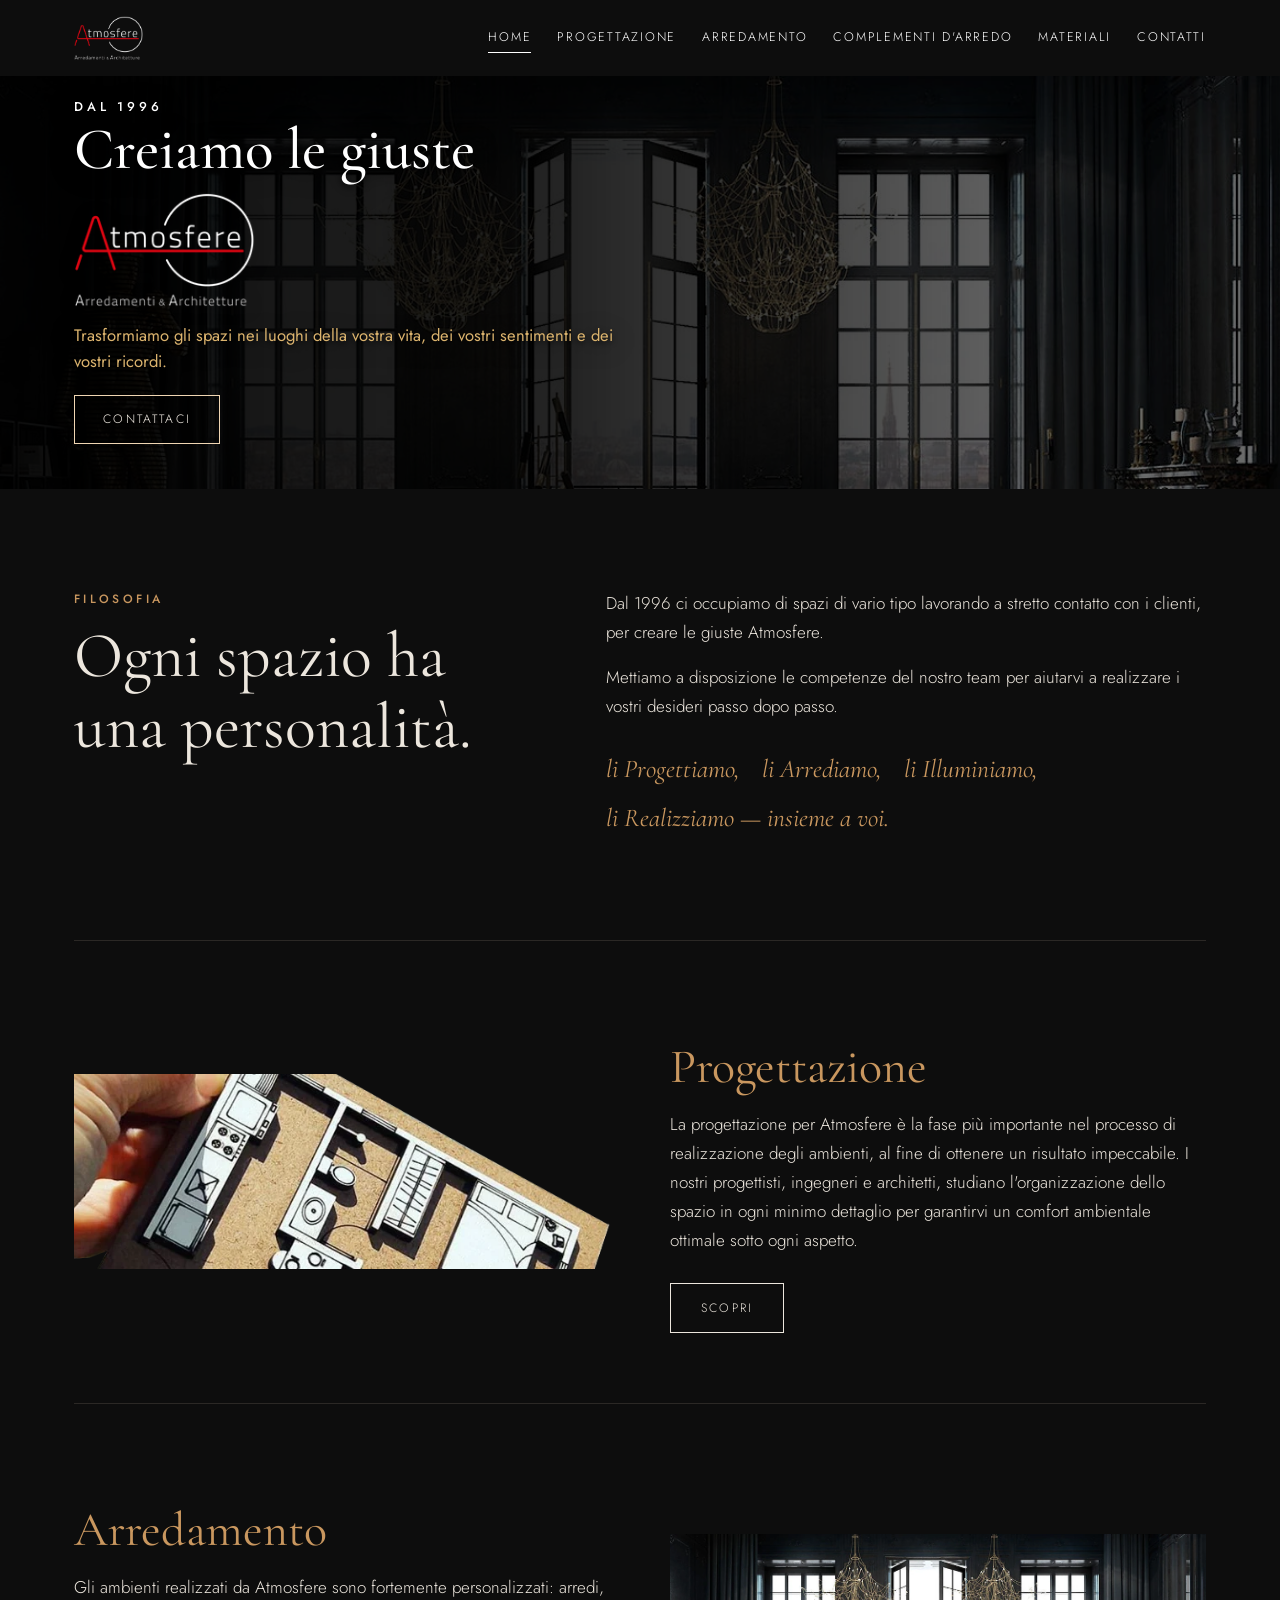
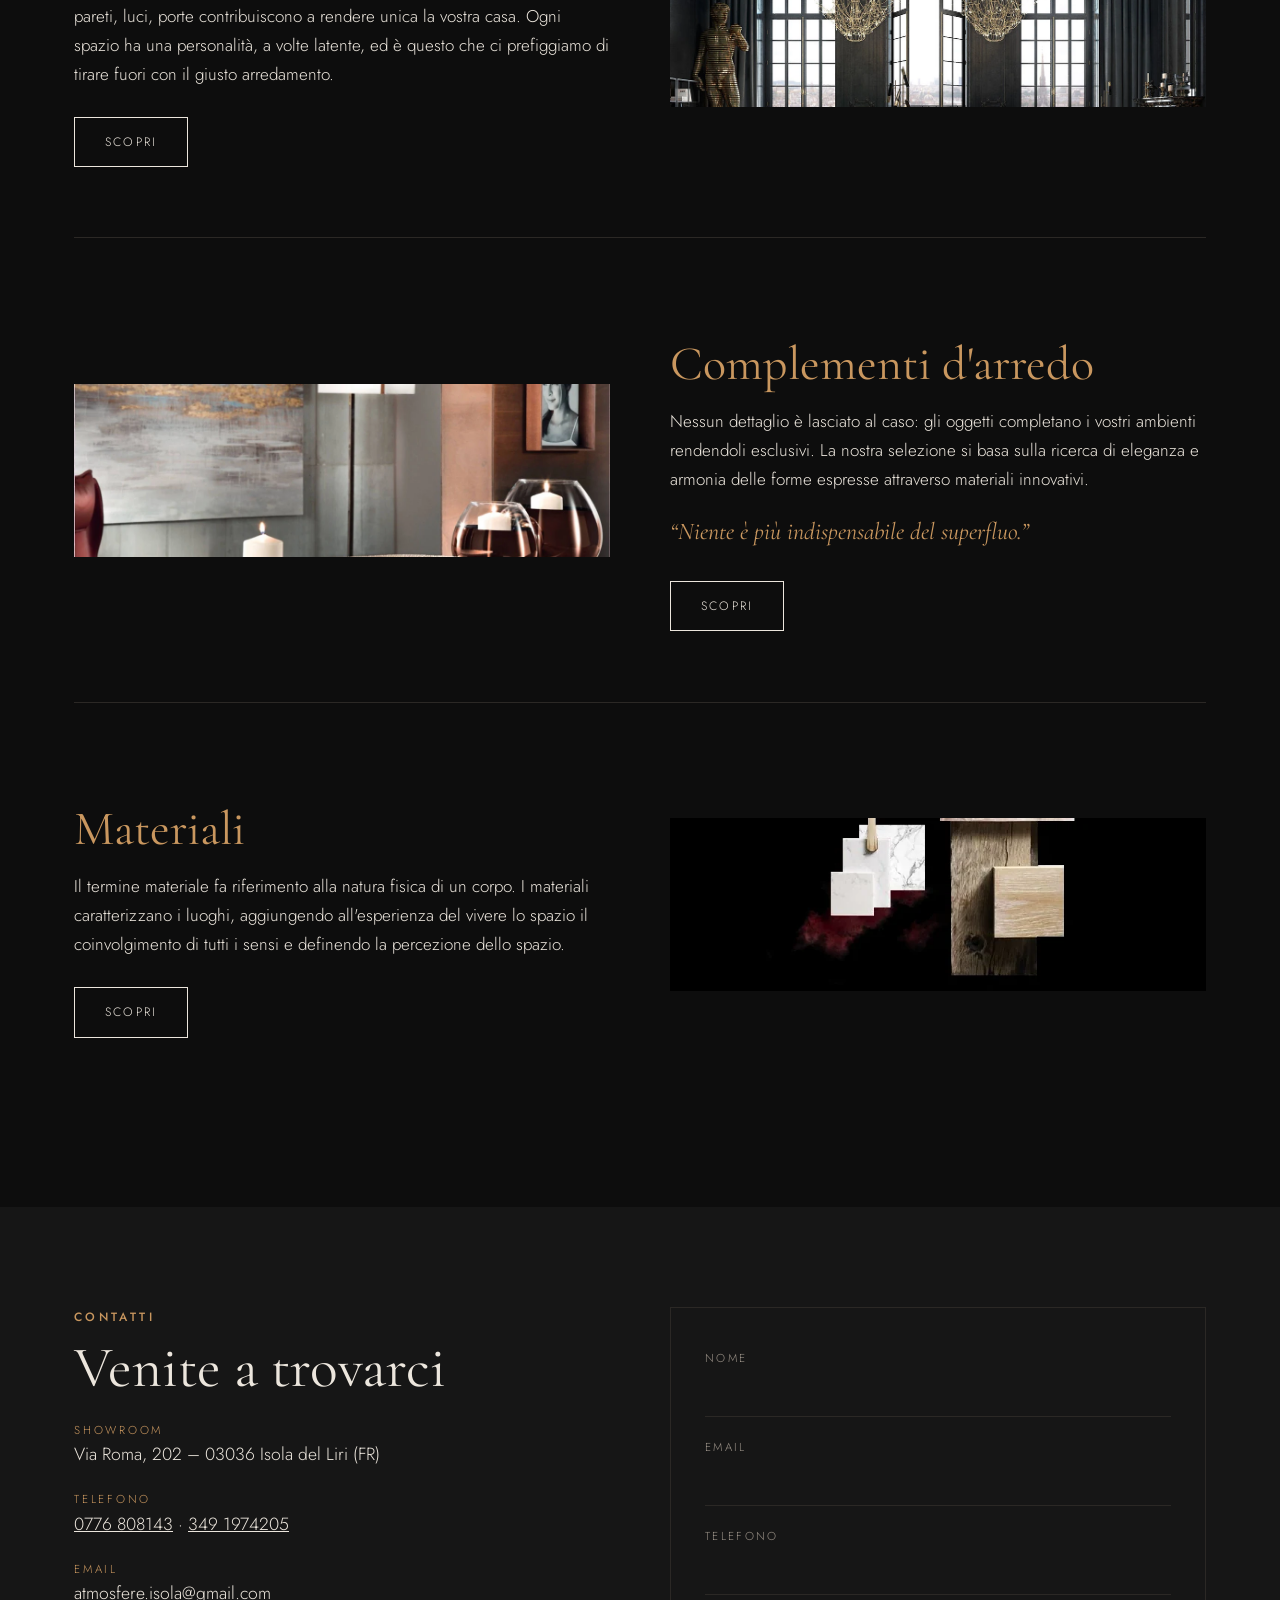
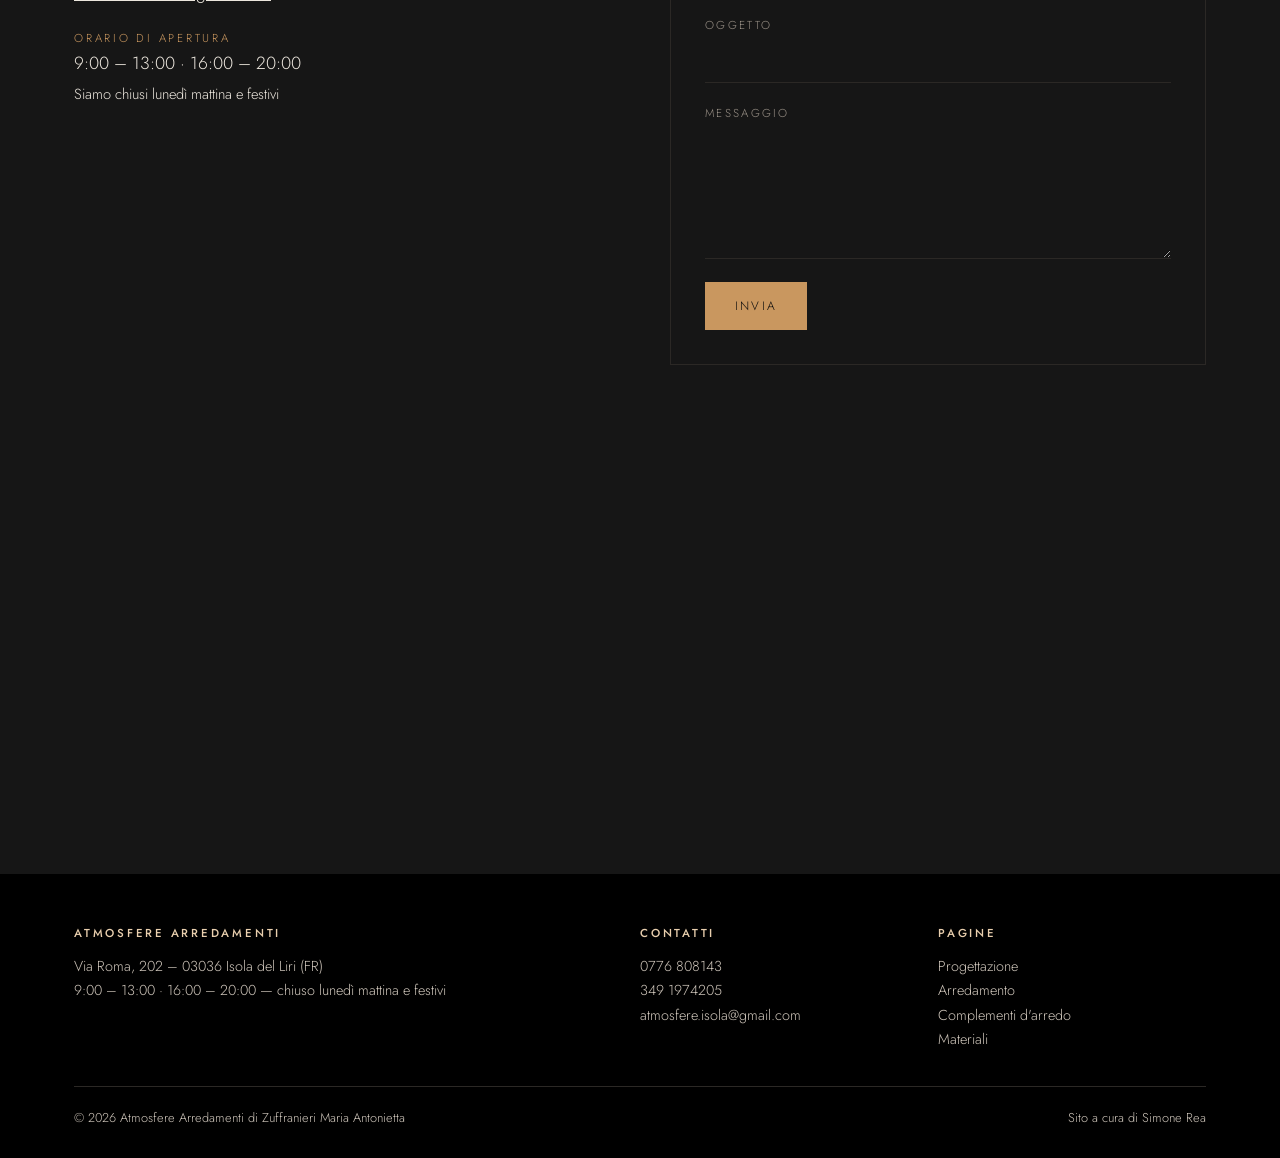
<file: index.html>
<!doctype html>
<html lang="it">
<head>
<meta charset="utf-8">
<meta name="viewport" content="width=device-width, initial-scale=1">
<title>Atmosfere Arredamenti &amp; Architettura · Isola del Liri</title>
<meta name="description" content="Atmosfere – progettazione, arredamento, complementi d'arredo e materiali dal 1996 a Isola del Liri (FR).">
<link rel="icon" href="assets/img/logo.png">
<link rel="preload" href="assets/fonts/jost-latin-300-normal.woff2" as="font" type="font/woff2" crossorigin>
<link rel="preload" href="assets/fonts/cormorant-garamond-latin-400-normal.woff2" as="font" type="font/woff2" crossorigin>
<link rel="preload" href="assets/img/home-02.webp" as="image" type="image/webp" fetchpriority="high">
<link rel="stylesheet" href="assets/style.css?v=6">
</head>
<body>
<header><div class="wrap nav">
 <a class="brand" href="index.html"><img src="assets/img/logo.png" alt="Atmosfere Arredamenti"></a>
 <button class="burger" aria-label="Menu" aria-expanded="false"><span></span><span></span><span></span></button>
 <ul class="menu"><li><a href="index.html" aria-current="page">Home</a></li><li><a href="progettazione.html">Progettazione</a></li><li><a href="arredamento.html">Arredamento</a></li><li><a href="complementi.html">Complementi d'arredo</a></li><li><a href="materiali.html">Materiali</a></li><li><a href="index.html#contatti">Contatti</a></li></ul>
</div></header>

<section class="hero fit" style="--img:url(img/home-02.webp);padding:0"><div class="wrap">
 <p class="eyebrow">dal 1996</p>
 <h1>Creiamo le giuste <img class="hero-logo" src="assets/img/logo.png" width="189" height="120" alt="Atmosfere – Arredamenti &amp; Architetture"></h1>
 <p>Trasformiamo gli spazi nei luoghi della vostra vita, dei vostri sentimenti e dei vostri ricordi.</p>
 <a class="btn" href="#contatti">Contattaci</a>
</div></section>

<section id="filosofia"><div class="wrap philo">
 <div><p class="eyebrow">Filosofia</p><h2>Ogni spazio ha una personalità.</h2></div>
 <div>
  <p>Dal 1996 ci occupiamo di spazi di vario tipo lavorando a stretto contatto con i clienti, per creare le giuste Atmosfere.</p>
  <p>Mettiamo a disposizione le competenze del nostro team per aiutarvi a realizzare i vostri desideri passo dopo passo.</p>
  <div class="verbs"><span>li Progettiamo,</span><span>li Arrediamo,</span><span>li Illuminiamo,</span><span>li Realizziamo — insieme a voi.</span></div>
 </div>
</div></section>

<section style="padding-top:0"><div class="wrap">
<article class="service">
 <a class="s-img" href="progettazione.html"><img src="assets/img/home-01-card.webp" width="637" height="232" alt="Progettazione" loading="lazy"></a>
 <div><h3>Progettazione</h3><p>La progettazione per Atmosfere è la fase più importante nel processo di realizzazione degli ambienti, al fine di ottenere un risultato impeccabile. I nostri progettisti, ingegneri e architetti, studiano l'organizzazione dello spazio in ogni minimo dettaglio per garantirvi un comfort ambientale ottimale sotto ogni aspetto.</p><a class="btn" href="progettazione.html">Scopri</a></div>
</article>
<article class="service">
 <a class="s-img" href="arredamento.html"><img src="assets/img/home-02.webp" width="1162" height="375" alt="Arredamento" loading="lazy"></a>
 <div><h3>Arredamento</h3><p>Gli ambienti realizzati da Atmosfere sono fortemente personalizzati: arredi, pareti, luci, porte contribuiscono a rendere unica la vostra casa. Ogni spazio ha una personalità, a volte latente, ed è questo che ci prefiggiamo di tirare fuori con il giusto arredamento.</p><a class="btn" href="arredamento.html">Scopri</a></div>
</article>
<article class="service">
 <a class="s-img" href="complementi.html"><img src="assets/img/home-03.webp" width="1162" height="375" alt="Complementi d'arredo" loading="lazy"></a>
 <div><h3>Complementi d'arredo</h3><p>Nessun dettaglio è lasciato al caso: gli oggetti completano i vostri ambienti rendendoli esclusivi. La nostra selezione si basa sulla ricerca di eleganza e armonia delle forme espresse attraverso materiali innovativi.</p><blockquote>“Niente è più indispensabile del superfluo.”</blockquote><a class="btn" href="complementi.html">Scopri</a></div>
</article>
<article class="service">
 <a class="s-img" href="materiali.html"><img src="assets/img/home-04-card.webp" width="717" height="232" alt="Materiali" loading="lazy"></a>
 <div><h3>Materiali</h3><p>Il termine materiale fa riferimento alla natura fisica di un corpo. I materiali caratterizzano i luoghi, aggiungendo all'esperienza del vivere lo spazio il coinvolgimento di tutti i sensi e definendo la percezione dello spazio.</p><a class="btn" href="materiali.html">Scopri</a></div>
</article>
</div></section>

<section id="contatti" style="background:var(--paper)"><div class="wrap">
 <div class="contact">
  <div><p class="eyebrow">Contatti</p><h2>Venite a trovarci</h2>
   <dl class="info">
    <dt>Showroom</dt><dd>Via Roma, 202 – 03036 Isola del Liri (FR)</dd>
    <dt>Telefono</dt><dd><a href="tel:+390776808143">0776 808143</a> · <a href="tel:+393491974205">349 1974205</a></dd>
    <dt>Email</dt><dd><a href="mailto:atmosfere.isola@gmail.com">atmosfere.isola@gmail.com</a></dd>
    <dt>Orario di apertura</dt><dd>9:00 – 13:00 · 16:00 – 20:00<br><small>Siamo chiusi lunedì mattina e festivi</small></dd>
   </dl></div>
  <form id="f">
   <div><label for="n">Nome</label><input id="n" required></div>
   <div><label for="e">Email</label><input id="e" type="email" required></div>
   <div><label for="t">Telefono</label><input id="t" type="tel"></div>
   <div><label for="o">Oggetto</label><input id="o"></div>
   <div><label for="m">Messaggio</label><textarea id="m" rows="4" required></textarea></div>
   <button type="submit">Invia</button>
  </form>
 </div>
 <iframe class="map" loading="lazy" title="Mappa Atmosfere" src="https://maps.google.com/maps?q=Via%20Roma%20202%2C%20Isola%20del%20Liri&z=16&output=embed"></iframe>
</div></section>
<footer><div class="wrap">
 <div class="foot">
  <div><h4>Atmosfere Arredamenti</h4><p>Via Roma, 202 – 03036 Isola del Liri (FR)<br>9:00 – 13:00 · 16:00 – 20:00 — chiuso lunedì mattina e festivi</p></div>
  <div><h4>Contatti</h4><ul><li><a href="tel:+390776808143">0776 808143</a></li><li><a href="tel:+393491974205">349 1974205</a></li><li><a href="mailto:atmosfere.isola@gmail.com">atmosfere.isola@gmail.com</a></li></ul></div>
  <div><h4>Pagine</h4><ul><li><a href="progettazione.html">Progettazione</a></li><li><a href="arredamento.html">Arredamento</a></li><li><a href="complementi.html">Complementi d'arredo</a></li><li><a href="materiali.html">Materiali</a></li></ul></div>
 </div>
 <div class="copy"><span>© <span class="y"></span> Atmosfere Arredamenti di Zuffranieri Maria Antonietta</span><span>Sito a cura di Simone Rea</span></div>
</div></footer>
<script src="assets/main.js?v=6" defer></script>
</body>
</html>
</file>
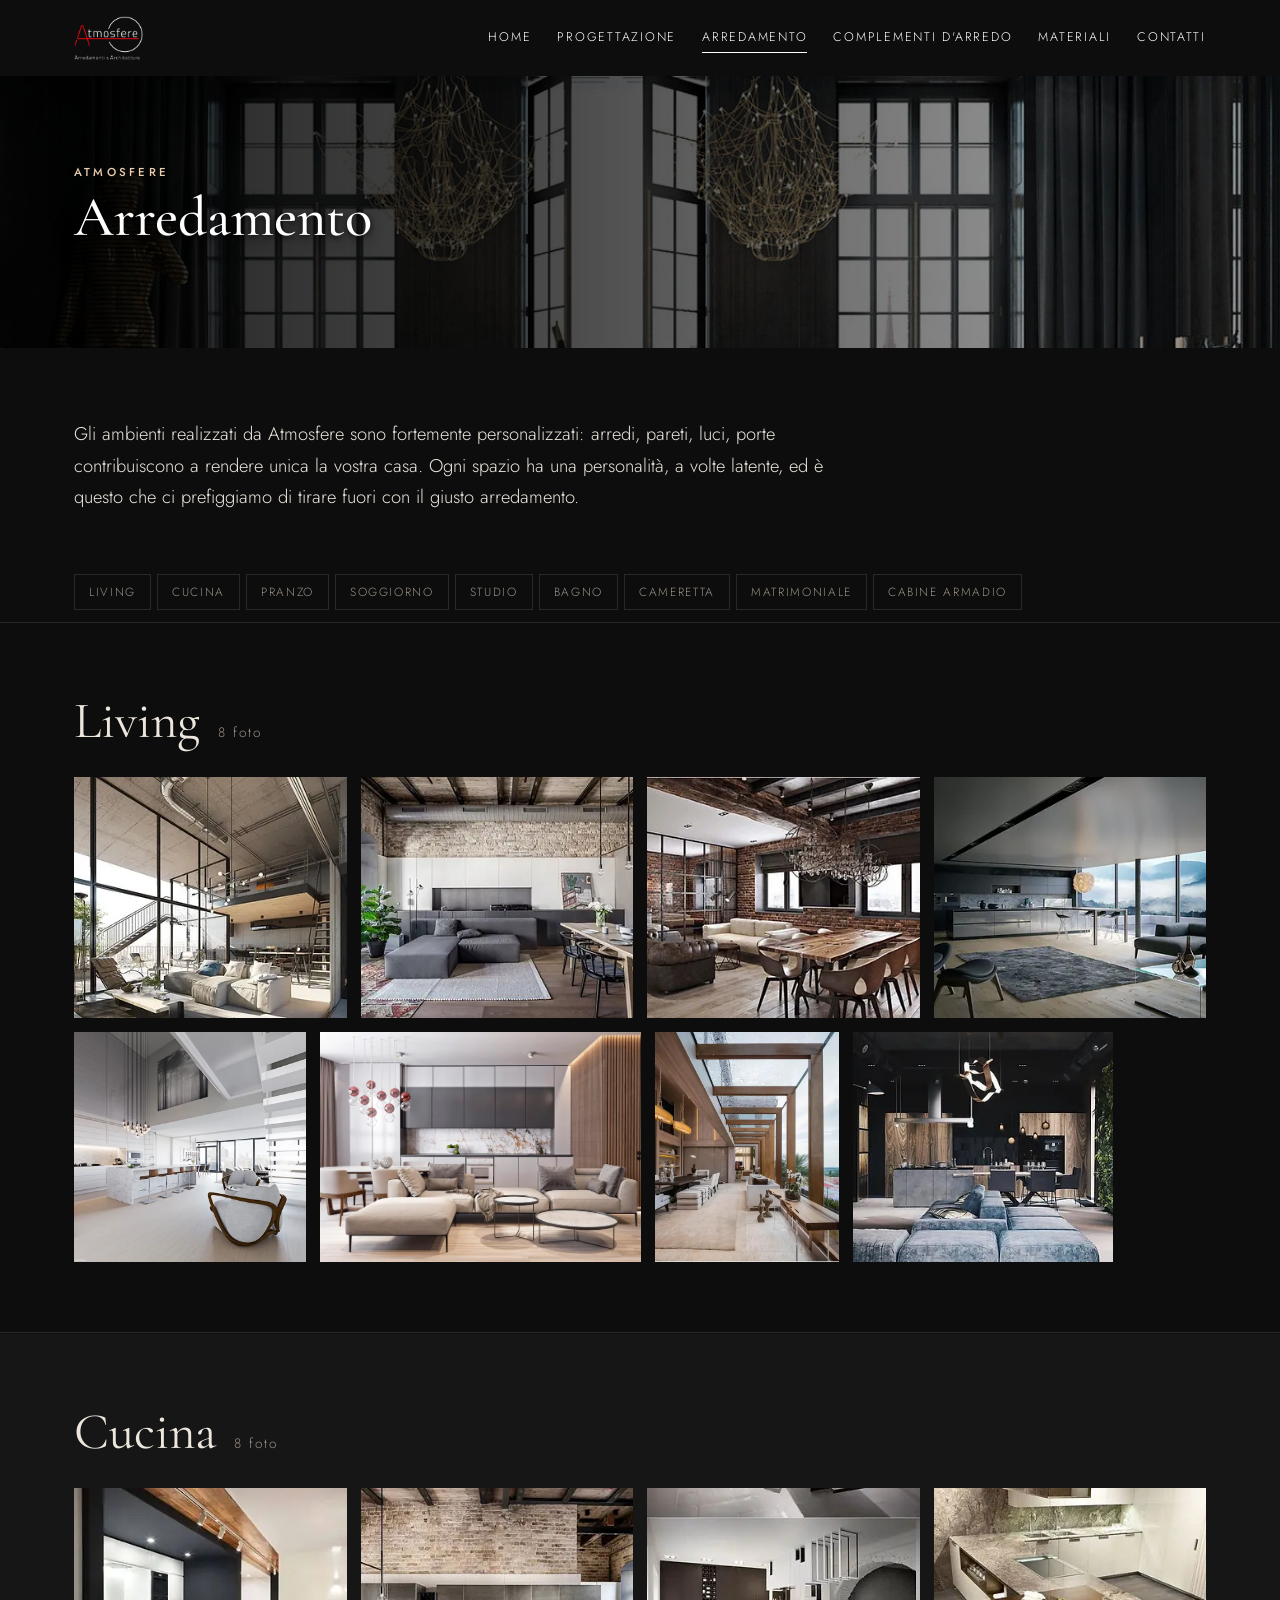
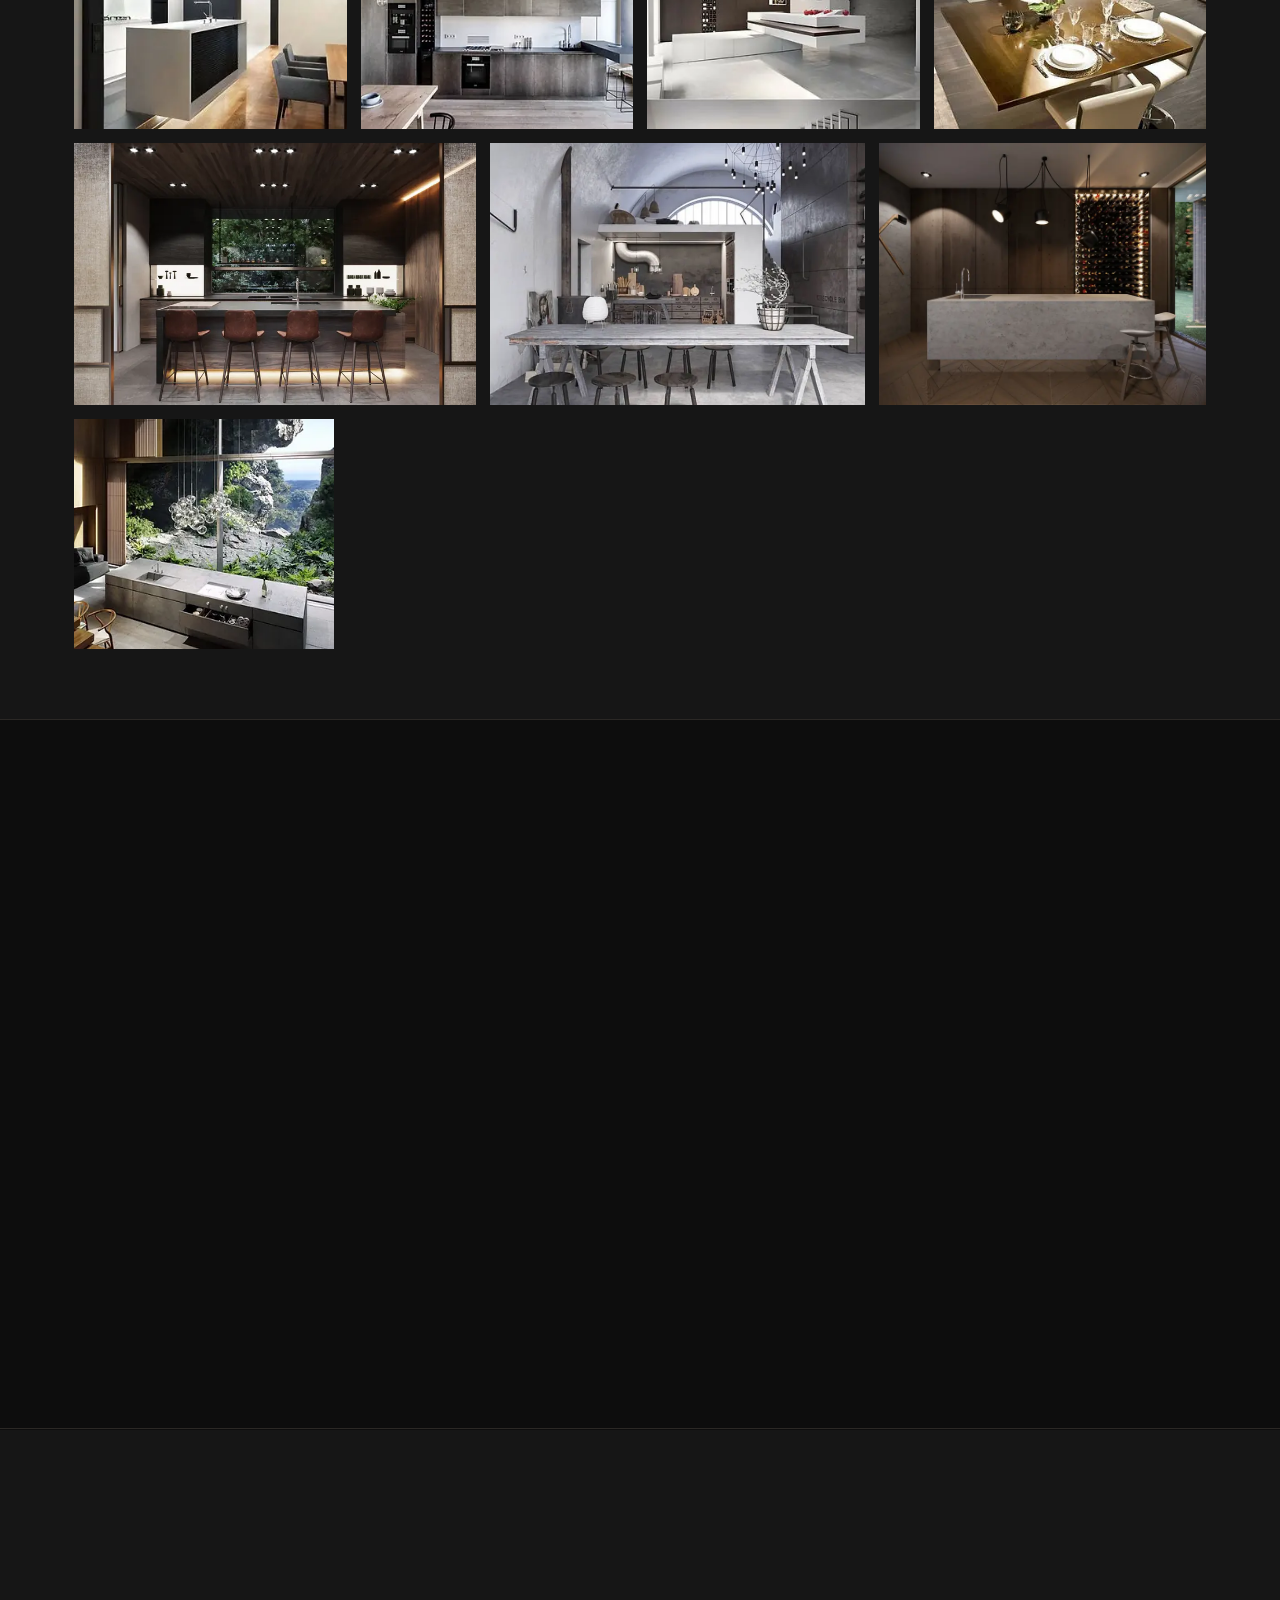
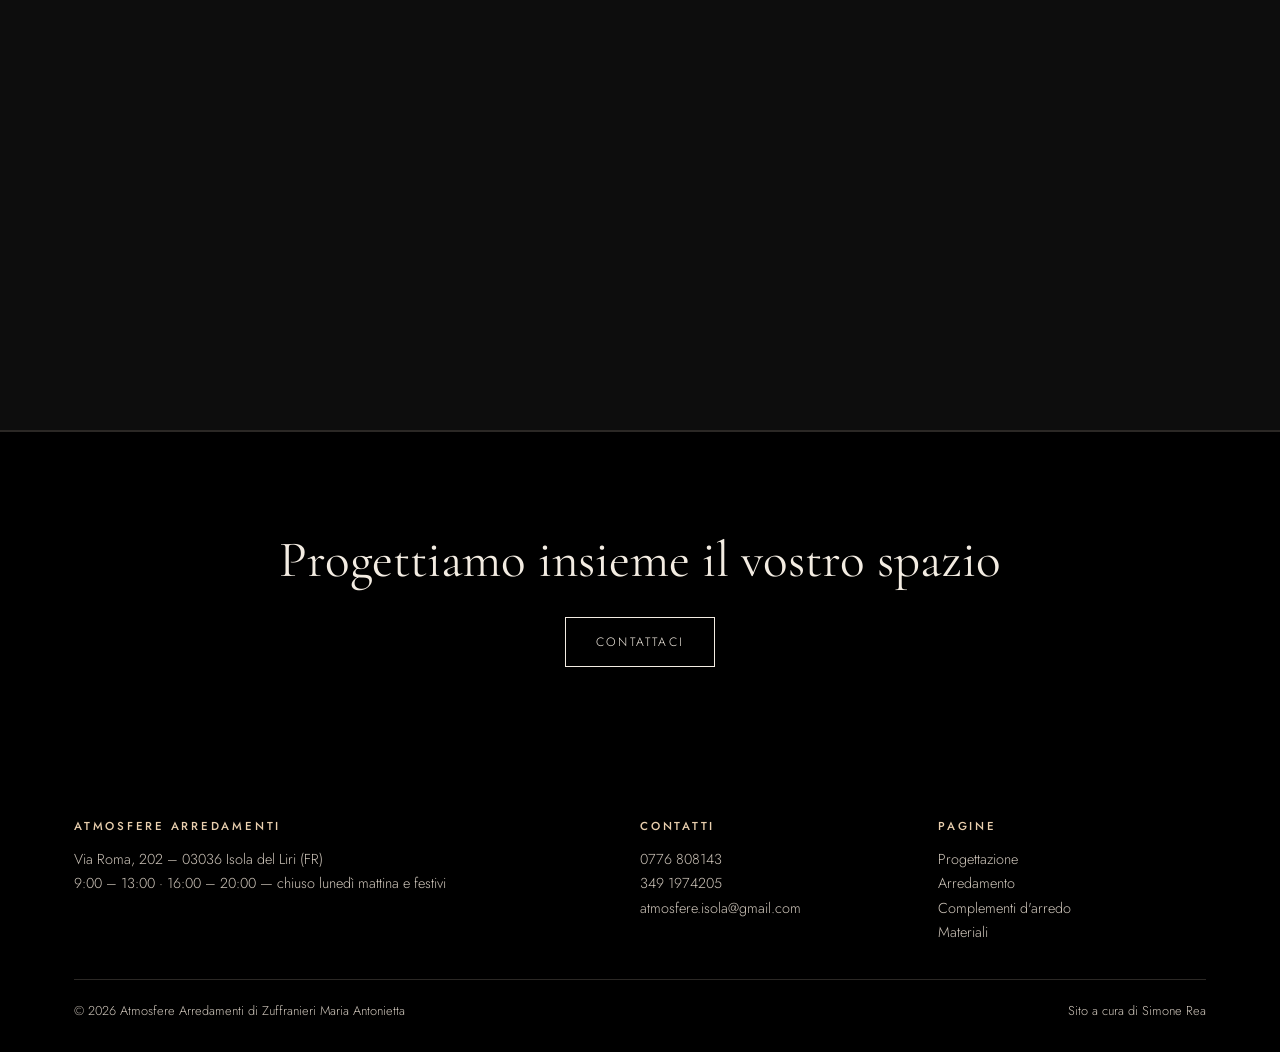
<file: arredamento.html>
<!doctype html>
<html lang="it">
<head>
<meta charset="utf-8">
<meta name="viewport" content="width=device-width, initial-scale=1">
<title>Arredamento | Atmosfere Arredamenti</title>
<meta name="description" content="Arredamento – Atmosfere Arredamenti, Isola del Liri. Gli ambienti realizzati da Atmosfere sono fortemente personalizzati: arredi, pareti, luci, porte contribuiscon…">
<link rel="icon" href="assets/img/logo.png">
<link rel="preload" href="assets/fonts/jost-latin-300-normal.woff2" as="font" type="font/woff2" crossorigin>
<link rel="preload" href="assets/fonts/cormorant-garamond-latin-400-normal.woff2" as="font" type="font/woff2" crossorigin>
<link rel="preload" href="assets/img/arredamento-banner.webp" as="image" type="image/webp" fetchpriority="high">
<link rel="stylesheet" href="assets/style.css?v=6">
</head>
<body>
<header><div class="wrap nav">
 <a class="brand" href="index.html"><img src="assets/img/logo.png" alt="Atmosfere Arredamenti"></a>
 <button class="burger" aria-label="Menu" aria-expanded="false"><span></span><span></span><span></span></button>
 <ul class="menu"><li><a href="index.html">Home</a></li><li><a href="progettazione.html">Progettazione</a></li><li><a href="arredamento.html" aria-current="page">Arredamento</a></li><li><a href="complementi.html">Complementi d'arredo</a></li><li><a href="materiali.html">Materiali</a></li><li><a href="index.html#contatti">Contatti</a></li></ul>
</div></header>

<section class="hero short" style="--img:url(img/arredamento-banner.webp);padding:0"><div class="wrap">
 <p class="eyebrow">Atmosfere</p><h1>Arredamento</h1>
</div></section>
<section style="padding:70px 0 50px"><div class="wrap"><p class="intro">Gli ambienti realizzati da Atmosfere sono fortemente personalizzati: arredi, pareti, luci, porte contribuiscono a rendere unica la vostra casa. Ogni spazio ha una personalità, a volte latente, ed è questo che ci prefiggiamo di tirare fuori con il giusto arredamento.</p></div></section>
<nav class="subnav" aria-label="Categorie"><div class="wrap"><ul><li><a href="#living">Living</a></li><li><a href="#cucina">Cucina</a></li><li><a href="#pranzo">Pranzo</a></li><li><a href="#soggiorno">Soggiorno</a></li><li><a href="#studio">Studio</a></li><li><a href="#bagno">Bagno</a></li><li><a href="#cameretta">Cameretta</a></li><li><a href="#matrimoniale">Matrimoniale</a></li><li><a href="#cabine-armadio">Cabine Armadio</a></li></ul></div></nav>
<section class="cat" id="living"><div class="wrap">
 <div class="cat-head"><h2>Living</h2><span>8 foto</span></div>
 <div class="grid">
  <button class="g" data-full="assets/img/arredamento-01-01.webp" style="--ar:1.130"><img src="assets/img/t/arredamento-01-01.webp" width="331" height="293" decoding="async" alt="Arredamento – Living 1" loading="lazy"></button>
  <button class="g" data-full="assets/img/arredamento-01-02.webp" style="--ar:1.130"><img src="assets/img/t/arredamento-01-02.webp" width="331" height="293" decoding="async" alt="Arredamento – Living 2" loading="lazy"></button>
  <button class="g" data-full="assets/img/arredamento-01-03.webp" style="--ar:1.130"><img src="assets/img/t/arredamento-01-03.webp" width="331" height="293" decoding="async" alt="Arredamento – Living 3" loading="lazy"></button>
  <button class="g" data-full="assets/img/arredamento-01-04.webp" style="--ar:1.130"><img src="assets/img/t/arredamento-01-04.webp" width="331" height="293" decoding="async" alt="Arredamento – Living 4" loading="lazy"></button>
  <button class="g" data-full="assets/img/arredamento-01-05.webp" style="--ar:1.008"><img src="assets/img/t/arredamento-01-05.webp" width="720" height="714" decoding="async" alt="Arredamento – Living 5" loading="lazy"></button>
  <button class="g" data-full="assets/img/arredamento-01-06.webp" style="--ar:1.398"><img src="assets/img/t/arredamento-01-06.webp" width="720" height="515" decoding="async" alt="Arredamento – Living 6" loading="lazy"></button>
  <button class="g" data-full="assets/img/arredamento-01-07.webp" style="--ar:0.798"><img src="assets/img/t/arredamento-01-07.webp" width="717" height="898" decoding="async" alt="Arredamento – Living 7" loading="lazy"></button>
  <button class="g" data-full="assets/img/arredamento-01-08.webp" style="--ar:1.130"><img src="assets/img/t/arredamento-01-08.webp" width="331" height="293" decoding="async" alt="Arredamento – Living 8" loading="lazy"></button>
 </div>
</div></section>
<section class="cat" id="cucina"><div class="wrap">
 <div class="cat-head"><h2>Cucina</h2><span>8 foto</span></div>
 <div class="grid">
  <button class="g" data-full="assets/img/arredamento-02-01.webp" style="--ar:1.130"><img src="assets/img/t/arredamento-02-01.webp" width="331" height="293" decoding="async" alt="Arredamento – Cucina 1" loading="lazy"></button>
  <button class="g" data-full="assets/img/arredamento-02-02.webp" style="--ar:1.130"><img src="assets/img/t/arredamento-02-02.webp" width="331" height="293" decoding="async" alt="Arredamento – Cucina 2" loading="lazy"></button>
  <button class="g" data-full="assets/img/arredamento-02-03.webp" style="--ar:1.130"><img src="assets/img/t/arredamento-02-03.webp" width="331" height="293" decoding="async" alt="Arredamento – Cucina 3" loading="lazy"></button>
  <button class="g" data-full="assets/img/arredamento-02-04.webp" style="--ar:1.130"><img src="assets/img/t/arredamento-02-04.webp" width="331" height="293" decoding="async" alt="Arredamento – Cucina 4" loading="lazy"></button>
  <button class="g" data-full="assets/img/arredamento-02-05.webp" style="--ar:1.538"><img src="assets/img/t/arredamento-02-05.webp" width="720" height="468" decoding="async" alt="Arredamento – Cucina 5" loading="lazy"></button>
  <button class="g" data-full="assets/img/arredamento-02-06.webp" style="--ar:1.437"><img src="assets/img/t/arredamento-02-06.webp" width="720" height="501" decoding="async" alt="Arredamento – Cucina 6" loading="lazy"></button>
  <button class="g" data-full="assets/img/arredamento-02-07.webp" style="--ar:1.250"><img src="assets/img/t/arredamento-02-07.webp" width="720" height="576" decoding="async" alt="Arredamento – Cucina 7" loading="lazy"></button>
  <button class="g" data-full="assets/img/arredamento-02-08.webp" style="--ar:1.130"><img src="assets/img/t/arredamento-02-08.webp" width="331" height="293" decoding="async" alt="Arredamento – Cucina 8" loading="lazy"></button>
 </div>
</div></section>
<section class="cat" id="pranzo"><div class="wrap">
 <div class="cat-head"><h2>Pranzo</h2><span>7 foto</span></div>
 <div class="grid">
  <button class="g" data-full="assets/img/arredamento-03-01.webp" style="--ar:1.130"><img src="assets/img/t/arredamento-03-01.webp" width="331" height="293" decoding="async" alt="Arredamento – Pranzo 1" loading="lazy"></button>
  <button class="g" data-full="assets/img/arredamento-03-02.webp" style="--ar:1.130"><img src="assets/img/t/arredamento-03-02.webp" width="331" height="293" decoding="async" alt="Arredamento – Pranzo 2" loading="lazy"></button>
  <button class="g" data-full="assets/img/arredamento-03-03.webp" style="--ar:1.130"><img src="assets/img/t/arredamento-03-03.webp" width="331" height="293" decoding="async" alt="Arredamento – Pranzo 3" loading="lazy"></button>
  <button class="g" data-full="assets/img/arredamento-03-04.webp" style="--ar:1.130"><img src="assets/img/t/arredamento-03-04.webp" width="331" height="293" decoding="async" alt="Arredamento – Pranzo 4" loading="lazy"></button>
  <button class="g" data-full="assets/img/arredamento-03-05.webp" style="--ar:1.017"><img src="assets/img/t/arredamento-03-05.webp" width="720" height="708" decoding="async" alt="Arredamento – Pranzo 5" loading="lazy"></button>
  <button class="g" data-full="assets/img/arredamento-03-06.webp" style="--ar:1.000"><img src="assets/img/t/arredamento-03-06.webp" width="720" height="720" decoding="async" alt="Arredamento – Pranzo 6" loading="lazy"></button>
  <button class="g" data-full="assets/img/arredamento-03-07.webp" style="--ar:1.130"><img src="assets/img/t/arredamento-03-07.webp" width="331" height="293" decoding="async" alt="Arredamento – Pranzo 7" loading="lazy"></button>
 </div>
</div></section>
<section class="cat" id="soggiorno"><div class="wrap">
 <div class="cat-head"><h2>Soggiorno</h2><span>9 foto</span></div>
 <div class="grid">
  <button class="g" data-full="assets/img/arredamento-04-01.webp" style="--ar:1.130"><img src="assets/img/t/arredamento-04-01.webp" width="331" height="293" decoding="async" alt="Arredamento – Soggiorno 1" loading="lazy"></button>
  <button class="g" data-full="assets/img/arredamento-04-02.webp" style="--ar:1.130"><img src="assets/img/t/arredamento-04-02.webp" width="331" height="293" decoding="async" alt="Arredamento – Soggiorno 2" loading="lazy"></button>
  <button class="g" data-full="assets/img/arredamento-04-03.webp" style="--ar:1.130"><img src="assets/img/t/arredamento-04-03.webp" width="331" height="293" decoding="async" alt="Arredamento – Soggiorno 3" loading="lazy"></button>
  <button class="g" data-full="assets/img/arredamento-04-04.webp" style="--ar:1.130"><img src="assets/img/t/arredamento-04-04.webp" width="331" height="293" decoding="async" alt="Arredamento – Soggiorno 4" loading="lazy"></button>
  <button class="g" data-full="assets/img/arredamento-04-05.webp" style="--ar:0.839"><img src="assets/img/t/arredamento-04-05.webp" width="720" height="858" decoding="async" alt="Arredamento – Soggiorno 5" loading="lazy"></button>
  <button class="g" data-full="assets/img/arredamento-04-06.webp" style="--ar:1.426"><img src="assets/img/t/arredamento-04-06.webp" width="720" height="505" decoding="async" alt="Arredamento – Soggiorno 6" loading="lazy"></button>
  <button class="g" data-full="assets/img/arredamento-04-07.webp" style="--ar:1.538"><img src="assets/img/t/arredamento-04-07.webp" width="720" height="468" decoding="async" alt="Arredamento – Soggiorno 7" loading="lazy"></button>
  <button class="g" data-full="assets/img/arredamento-04-08.webp" style="--ar:0.989"><img src="assets/img/t/arredamento-04-08.webp" width="720" height="728" decoding="async" alt="Arredamento – Soggiorno 8" loading="lazy"></button>
  <button class="g" data-full="assets/img/arredamento-04-09.webp" style="--ar:1.130"><img src="assets/img/t/arredamento-04-09.webp" width="331" height="293" decoding="async" alt="Arredamento – Soggiorno 9" loading="lazy"></button>
 </div>
</div></section>
<section class="cat" id="studio"><div class="wrap">
 <div class="cat-head"><h2>Studio</h2><span>8 foto</span></div>
 <div class="grid">
  <button class="g" data-full="assets/img/arredamento-05-01.webp" style="--ar:1.130"><img src="assets/img/t/arredamento-05-01.webp" width="331" height="293" decoding="async" alt="Arredamento – Studio 1" loading="lazy"></button>
  <button class="g" data-full="assets/img/arredamento-05-02.webp" style="--ar:1.130"><img src="assets/img/t/arredamento-05-02.webp" width="331" height="293" decoding="async" alt="Arredamento – Studio 2" loading="lazy"></button>
  <button class="g" data-full="assets/img/arredamento-05-03.webp" style="--ar:1.130"><img src="assets/img/t/arredamento-05-03.webp" width="331" height="293" decoding="async" alt="Arredamento – Studio 3" loading="lazy"></button>
  <button class="g" data-full="assets/img/arredamento-05-04.webp" style="--ar:1.130"><img src="assets/img/t/arredamento-05-04.webp" width="331" height="293" decoding="async" alt="Arredamento – Studio 4" loading="lazy"></button>
  <button class="g" data-full="assets/img/arredamento-05-05.webp" style="--ar:1.033"><img src="assets/img/t/arredamento-05-05.webp" width="564" height="546" decoding="async" alt="Arredamento – Studio 5" loading="lazy"></button>
  <button class="g" data-full="assets/img/arredamento-05-06.webp" style="--ar:0.801"><img src="assets/img/t/arredamento-05-06.webp" width="476" height="594" decoding="async" alt="Arredamento – Studio 6" loading="lazy"></button>
  <button class="g" data-full="assets/img/arredamento-05-07.webp" style="--ar:0.658"><img src="assets/img/t/arredamento-05-07.webp" width="471" height="716" decoding="async" alt="Arredamento – Studio 7" loading="lazy"></button>
  <button class="g" data-full="assets/img/arredamento-05-08.webp" style="--ar:1.130"><img src="assets/img/t/arredamento-05-08.webp" width="331" height="293" decoding="async" alt="Arredamento – Studio 8" loading="lazy"></button>
 </div>
</div></section>
<section class="cat" id="bagno"><div class="wrap">
 <div class="cat-head"><h2>Bagno</h2><span>8 foto</span></div>
 <div class="grid">
  <button class="g" data-full="assets/img/arredamento-06-01.webp" style="--ar:1.130"><img src="assets/img/t/arredamento-06-01.webp" width="331" height="293" decoding="async" alt="Arredamento – Bagno 1" loading="lazy"></button>
  <button class="g" data-full="assets/img/arredamento-06-02.webp" style="--ar:1.130"><img src="assets/img/t/arredamento-06-02.webp" width="331" height="293" decoding="async" alt="Arredamento – Bagno 2" loading="lazy"></button>
  <button class="g" data-full="assets/img/arredamento-06-03.webp" style="--ar:1.130"><img src="assets/img/t/arredamento-06-03.webp" width="331" height="293" decoding="async" alt="Arredamento – Bagno 3" loading="lazy"></button>
  <button class="g" data-full="assets/img/arredamento-06-04.webp" style="--ar:1.130"><img src="assets/img/t/arredamento-06-04.webp" width="331" height="293" decoding="async" alt="Arredamento – Bagno 4" loading="lazy"></button>
  <button class="g" data-full="assets/img/arredamento-06-05.webp" style="--ar:0.691"><img src="assets/img/t/arredamento-06-05.webp" width="650" height="940" decoding="async" alt="Arredamento – Bagno 5" loading="lazy"></button>
  <button class="g" data-full="assets/img/arredamento-06-06.webp" style="--ar:0.940"><img src="assets/img/t/arredamento-06-06.webp" width="720" height="766" decoding="async" alt="Arredamento – Bagno 6" loading="lazy"></button>
  <button class="g" data-full="assets/img/arredamento-06-07.webp" style="--ar:0.810"><img src="assets/img/t/arredamento-06-07.webp" width="720" height="889" decoding="async" alt="Arredamento – Bagno 7" loading="lazy"></button>
  <button class="g" data-full="assets/img/arredamento-06-08.webp" style="--ar:1.130"><img src="assets/img/t/arredamento-06-08.webp" width="331" height="293" decoding="async" alt="Arredamento – Bagno 8" loading="lazy"></button>
 </div>
</div></section>
<section class="cat" id="cameretta"><div class="wrap">
 <div class="cat-head"><h2>Cameretta</h2><span>3 foto</span></div>
 <div class="grid">
  <button class="g" data-full="assets/img/arredamento-07-01.webp" style="--ar:1.130"><img src="assets/img/t/arredamento-07-01.webp" width="331" height="293" decoding="async" alt="Arredamento – Cameretta 1" loading="lazy"></button>
  <button class="g" data-full="assets/img/arredamento-07-02.webp" style="--ar:1.130"><img src="assets/img/t/arredamento-07-02.webp" width="331" height="293" decoding="async" alt="Arredamento – Cameretta 2" loading="lazy"></button>
  <button class="g" data-full="assets/img/arredamento-07-03.webp" style="--ar:1.130"><img src="assets/img/t/arredamento-07-03.webp" width="331" height="293" decoding="async" alt="Arredamento – Cameretta 3" loading="lazy"></button>
 </div>
</div></section>
<section class="cat" id="matrimoniale"><div class="wrap">
 <div class="cat-head"><h2>Matrimoniale</h2><span>3 foto</span></div>
 <div class="grid">
  <button class="g" data-full="assets/img/arredamento-08-01.webp" style="--ar:1.130"><img src="assets/img/t/arredamento-08-01.webp" width="331" height="293" decoding="async" alt="Arredamento – Matrimoniale 1" loading="lazy"></button>
  <button class="g" data-full="assets/img/arredamento-08-02.webp" style="--ar:1.130"><img src="assets/img/t/arredamento-08-02.webp" width="331" height="293" decoding="async" alt="Arredamento – Matrimoniale 2" loading="lazy"></button>
  <button class="g" data-full="assets/img/arredamento-08-03.webp" style="--ar:1.130"><img src="assets/img/t/arredamento-08-03.webp" width="331" height="293" decoding="async" alt="Arredamento – Matrimoniale 3" loading="lazy"></button>
 </div>
</div></section>
<section class="cat" id="cabine-armadio"><div class="wrap">
 <div class="cat-head"><h2>Cabine Armadio</h2><span>3 foto</span></div>
 <div class="grid">
  <button class="g" data-full="assets/img/arredamento-09-01.webp" style="--ar:1.130"><img src="assets/img/t/arredamento-09-01.webp" width="331" height="293" decoding="async" alt="Arredamento – Cabine Armadio 1" loading="lazy"></button>
  <button class="g" data-full="assets/img/arredamento-09-02.webp" style="--ar:1.130"><img src="assets/img/t/arredamento-09-02.webp" width="331" height="293" decoding="async" alt="Arredamento – Cabine Armadio 2" loading="lazy"></button>
  <button class="g" data-full="assets/img/arredamento-09-03.webp" style="--ar:1.130"><img src="assets/img/t/arredamento-09-03.webp" width="331" height="293" decoding="async" alt="Arredamento – Cabine Armadio 3" loading="lazy"></button>
 </div>
</div></section>

<section class="cta"><div class="wrap"><h2>Progettiamo insieme il vostro spazio</h2><a class="btn" href="index.html#contatti">Contattaci</a></div></section>
<footer><div class="wrap">
 <div class="foot">
  <div><h4>Atmosfere Arredamenti</h4><p>Via Roma, 202 – 03036 Isola del Liri (FR)<br>9:00 – 13:00 · 16:00 – 20:00 — chiuso lunedì mattina e festivi</p></div>
  <div><h4>Contatti</h4><ul><li><a href="tel:+390776808143">0776 808143</a></li><li><a href="tel:+393491974205">349 1974205</a></li><li><a href="mailto:atmosfere.isola@gmail.com">atmosfere.isola@gmail.com</a></li></ul></div>
  <div><h4>Pagine</h4><ul><li><a href="progettazione.html">Progettazione</a></li><li><a href="arredamento.html">Arredamento</a></li><li><a href="complementi.html">Complementi d'arredo</a></li><li><a href="materiali.html">Materiali</a></li></ul></div>
 </div>
 <div class="copy"><span>© <span class="y"></span> Atmosfere Arredamenti di Zuffranieri Maria Antonietta</span><span>Sito a cura di Simone Rea</span></div>
</div></footer>
<div class="lb"><button class="x" aria-label="Chiudi">×</button><button class="p" aria-label="Precedente">‹</button><img alt=""><button class="n" aria-label="Successiva">›</button></div>
<script src="assets/main.js?v=6" defer></script>
</body>
</html>
</file>
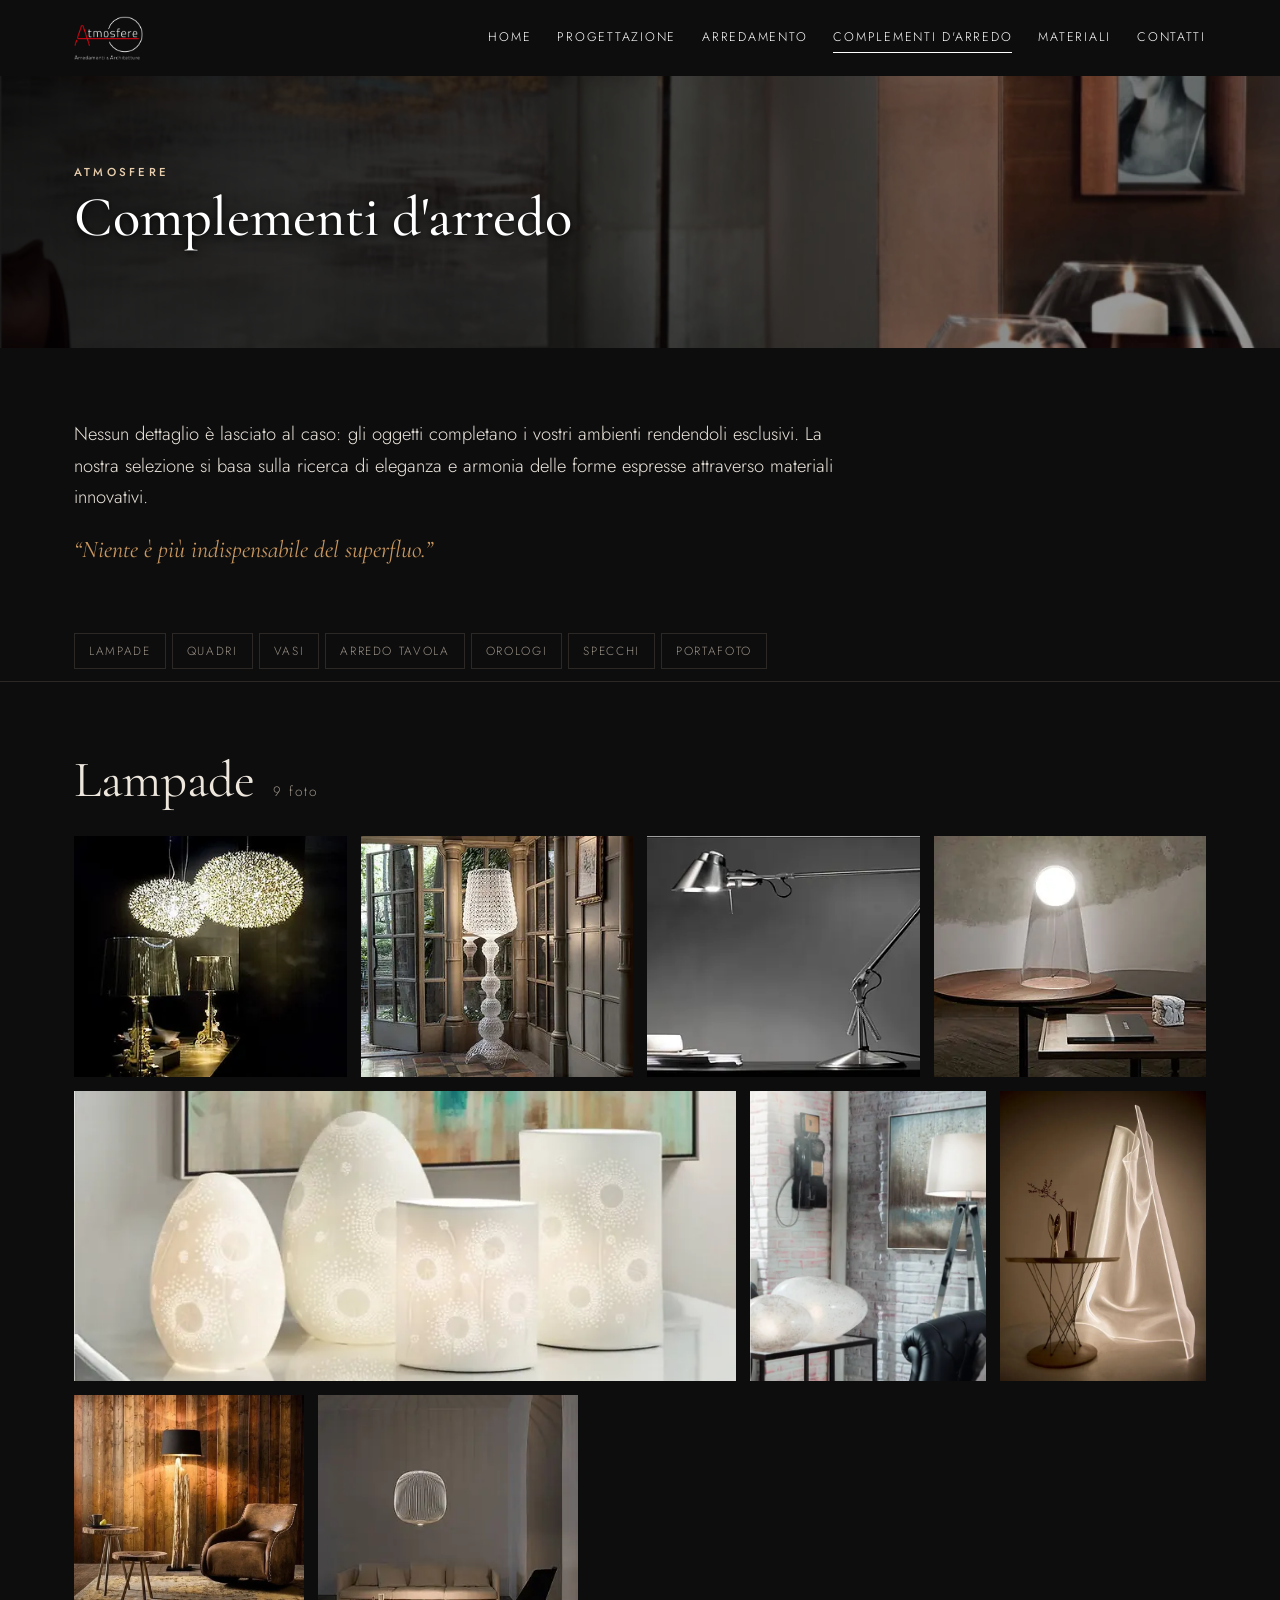
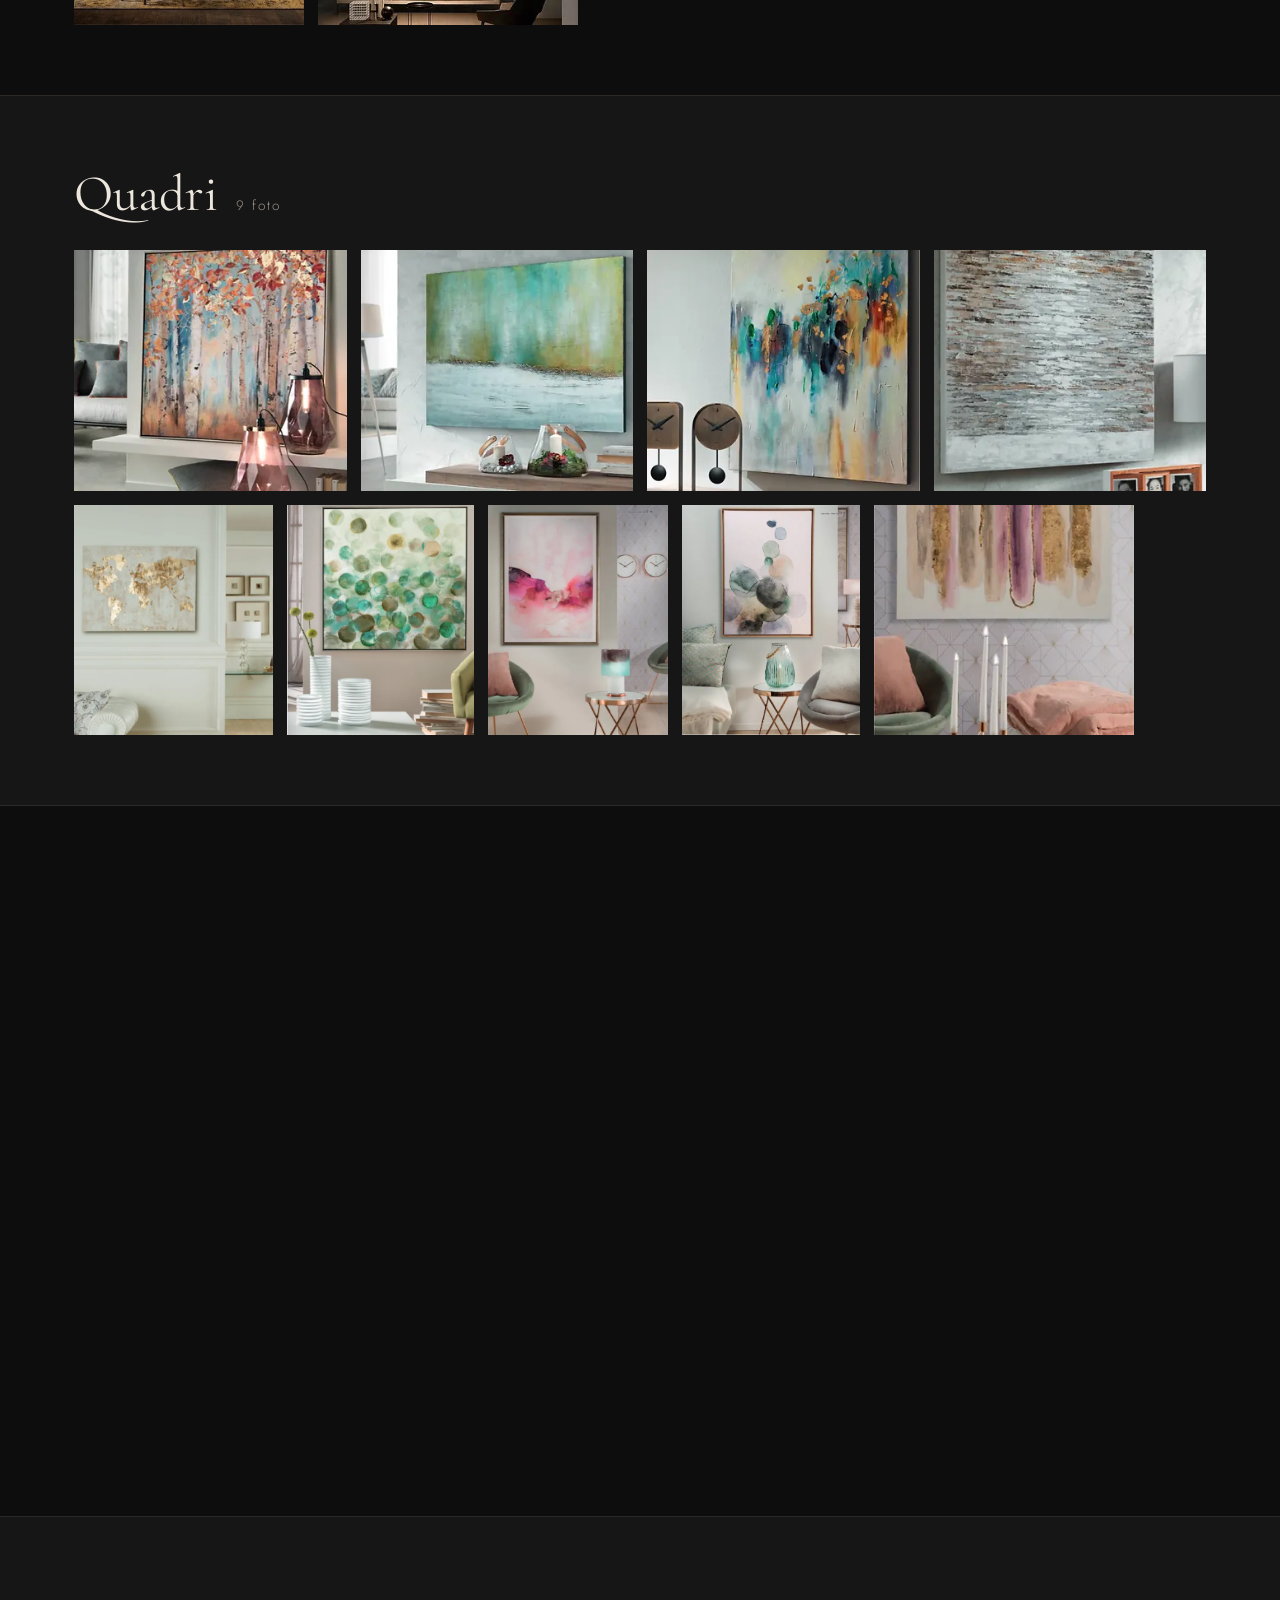
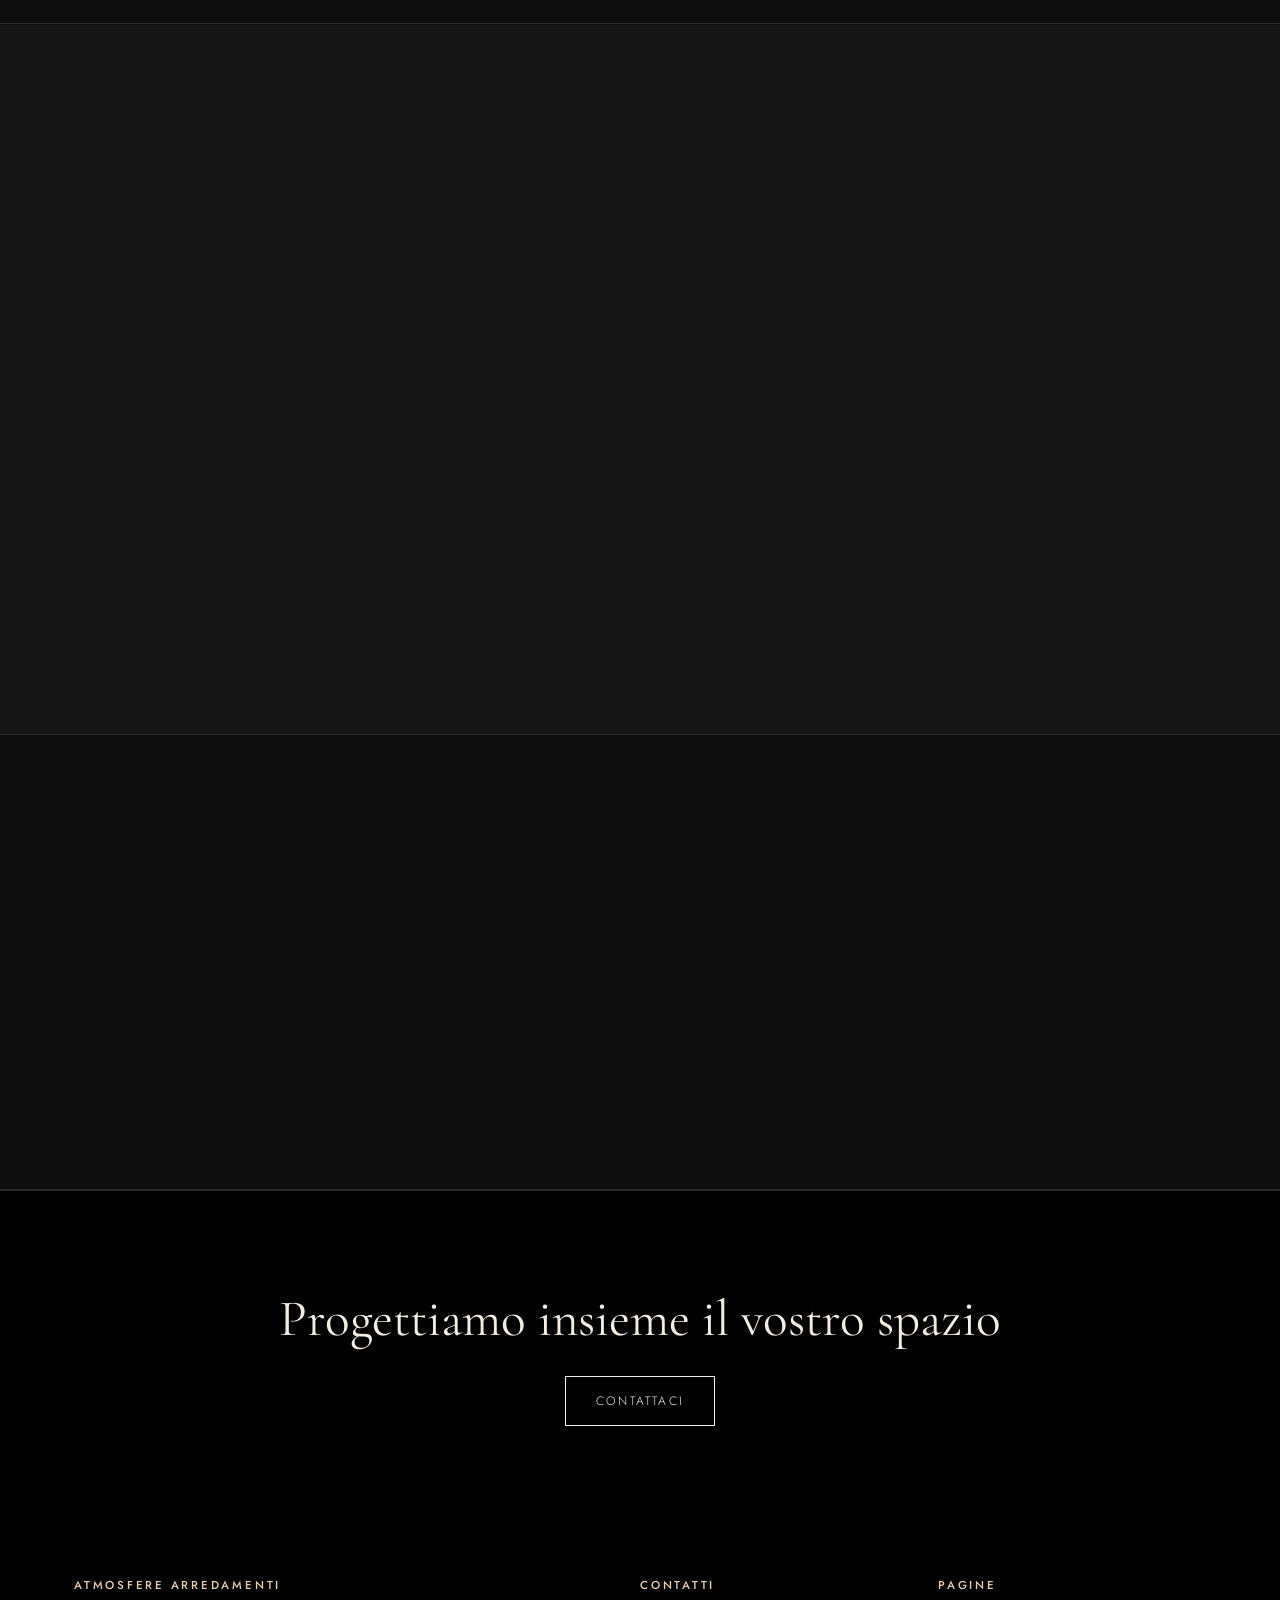
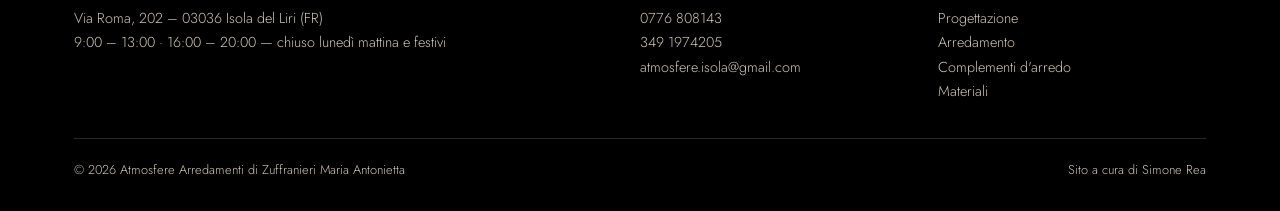
<file: complementi.html>
<!doctype html>
<html lang="it">
<head>
<meta charset="utf-8">
<meta name="viewport" content="width=device-width, initial-scale=1">
<title>Complementi d'arredo | Atmosfere Arredamenti</title>
<meta name="description" content="Complementi d'arredo – Atmosfere Arredamenti, Isola del Liri. Nessun dettaglio è lasciato al caso: gli oggetti completano i vostri ambienti rendendoli esclusivi. La nostra …">
<link rel="icon" href="assets/img/logo.png">
<link rel="preload" href="assets/fonts/jost-latin-300-normal.woff2" as="font" type="font/woff2" crossorigin>
<link rel="preload" href="assets/fonts/cormorant-garamond-latin-400-normal.woff2" as="font" type="font/woff2" crossorigin>
<link rel="preload" href="assets/img/complementi-banner.webp" as="image" type="image/webp" fetchpriority="high">
<link rel="stylesheet" href="assets/style.css?v=6">
</head>
<body>
<header><div class="wrap nav">
 <a class="brand" href="index.html"><img src="assets/img/logo.png" alt="Atmosfere Arredamenti"></a>
 <button class="burger" aria-label="Menu" aria-expanded="false"><span></span><span></span><span></span></button>
 <ul class="menu"><li><a href="index.html">Home</a></li><li><a href="progettazione.html">Progettazione</a></li><li><a href="arredamento.html">Arredamento</a></li><li><a href="complementi.html" aria-current="page">Complementi d'arredo</a></li><li><a href="materiali.html">Materiali</a></li><li><a href="index.html#contatti">Contatti</a></li></ul>
</div></header>

<section class="hero short" style="--img:url(img/complementi-banner.webp);padding:0"><div class="wrap">
 <p class="eyebrow">Atmosfere</p><h1>Complementi d'arredo</h1>
</div></section>
<section style="padding:70px 0 50px"><div class="wrap"><p class="intro">Nessun dettaglio è lasciato al caso: gli oggetti completano i vostri ambienti rendendoli esclusivi. La nostra selezione si basa sulla ricerca di eleganza e armonia delle forme espresse attraverso materiali innovativi.</p><blockquote>“Niente è più indispensabile del superfluo.”</blockquote></div></section>
<nav class="subnav" aria-label="Categorie"><div class="wrap"><ul><li><a href="#lampade">Lampade</a></li><li><a href="#quadri">Quadri</a></li><li><a href="#vasi">Vasi</a></li><li><a href="#arredo-tavola">Arredo Tavola</a></li><li><a href="#orologi">Orologi</a></li><li><a href="#specchi">Specchi</a></li><li><a href="#portafoto">Portafoto</a></li></ul></div></nav>
<section class="cat" id="lampade"><div class="wrap">
 <div class="cat-head"><h2>Lampade</h2><span>9 foto</span></div>
 <div class="grid">
  <button class="g" data-full="assets/img/complementi-02-01.webp" style="--ar:1.130"><img src="assets/img/t/complementi-02-01.webp" width="331" height="293" decoding="async" alt="Complementi d'arredo – Lampade 1" loading="lazy"></button>
  <button class="g" data-full="assets/img/complementi-02-02.webp" style="--ar:1.130"><img src="assets/img/t/complementi-02-02.webp" width="331" height="293" decoding="async" alt="Complementi d'arredo – Lampade 2" loading="lazy"></button>
  <button class="g" data-full="assets/img/complementi-02-03.webp" style="--ar:1.130"><img src="assets/img/t/complementi-02-03.webp" width="331" height="293" decoding="async" alt="Complementi d'arredo – Lampade 3" loading="lazy"></button>
  <button class="g" data-full="assets/img/complementi-02-04.webp" style="--ar:1.130"><img src="assets/img/t/complementi-02-04.webp" width="331" height="293" decoding="async" alt="Complementi d'arredo – Lampade 4" loading="lazy"></button>
  <button class="g" data-full="assets/img/complementi-02-05.webp" style="--ar:2.286"><img src="assets/img/t/complementi-02-05.webp" width="720" height="315" decoding="async" alt="Complementi d'arredo – Lampade 5" loading="lazy"></button>
  <button class="g" data-full="assets/img/complementi-02-06.webp" style="--ar:0.814"><img src="assets/img/t/complementi-02-06.webp" width="489" height="601" decoding="async" alt="Complementi d'arredo – Lampade 6" loading="lazy"></button>
  <button class="g" data-full="assets/img/complementi-02-07.webp" style="--ar:0.710"><img src="assets/img/t/complementi-02-07.webp" width="564" height="794" decoding="async" alt="Complementi d'arredo – Lampade 7" loading="lazy"></button>
  <button class="g" data-full="assets/img/complementi-02-08.webp" style="--ar:1.001"><img src="assets/img/t/complementi-02-08.webp" width="720" height="719" decoding="async" alt="Complementi d'arredo – Lampade 8" loading="lazy"></button>
  <button class="g" data-full="assets/img/complementi-02-09.webp" style="--ar:1.130"><img src="assets/img/t/complementi-02-09.webp" width="331" height="293" decoding="async" alt="Complementi d'arredo – Lampade 9" loading="lazy"></button>
 </div>
</div></section>
<section class="cat" id="quadri"><div class="wrap">
 <div class="cat-head"><h2>Quadri</h2><span>9 foto</span></div>
 <div class="grid">
  <button class="g" data-full="assets/img/complementi-03-01.webp" style="--ar:1.130"><img src="assets/img/t/complementi-03-01.webp" width="331" height="293" decoding="async" alt="Complementi d'arredo – Quadri 1" loading="lazy"></button>
  <button class="g" data-full="assets/img/complementi-03-02.webp" style="--ar:1.130"><img src="assets/img/t/complementi-03-02.webp" width="331" height="293" decoding="async" alt="Complementi d'arredo – Quadri 2" loading="lazy"></button>
  <button class="g" data-full="assets/img/complementi-03-03.webp" style="--ar:1.130"><img src="assets/img/t/complementi-03-03.webp" width="331" height="293" decoding="async" alt="Complementi d'arredo – Quadri 3" loading="lazy"></button>
  <button class="g" data-full="assets/img/complementi-03-04.webp" style="--ar:1.130"><img src="assets/img/t/complementi-03-04.webp" width="331" height="293" decoding="async" alt="Complementi d'arredo – Quadri 4" loading="lazy"></button>
  <button class="g" data-full="assets/img/complementi-03-05.webp" style="--ar:0.864"><img src="assets/img/t/complementi-03-05.webp" width="532" height="616" decoding="async" alt="Complementi d'arredo – Quadri 5" loading="lazy"></button>
  <button class="g" data-full="assets/img/complementi-03-06.webp" style="--ar:0.816"><img src="assets/img/t/complementi-03-06.webp" width="491" height="602" decoding="async" alt="Complementi d'arredo – Quadri 6" loading="lazy"></button>
  <button class="g" data-full="assets/img/complementi-03-07.webp" style="--ar:0.782"><img src="assets/img/t/complementi-03-07.webp" width="487" height="623" decoding="async" alt="Complementi d'arredo – Quadri 7" loading="lazy"></button>
  <button class="g" data-full="assets/img/complementi-03-08.webp" style="--ar:0.772"><img src="assets/img/t/complementi-03-08.webp" width="487" height="631" decoding="async" alt="Complementi d'arredo – Quadri 8" loading="lazy"></button>
  <button class="g" data-full="assets/img/complementi-03-09.webp" style="--ar:1.130"><img src="assets/img/t/complementi-03-09.webp" width="331" height="293" decoding="async" alt="Complementi d'arredo – Quadri 9" loading="lazy"></button>
 </div>
</div></section>
<section class="cat" id="vasi"><div class="wrap">
 <div class="cat-head"><h2>Vasi</h2><span>5 foto</span></div>
 <div class="grid">
  <button class="g" data-full="assets/img/complementi-04-01.webp" style="--ar:1.130"><img src="assets/img/t/complementi-04-01.webp" width="331" height="293" decoding="async" alt="Complementi d'arredo – Vasi 1" loading="lazy"></button>
  <button class="g" data-full="assets/img/complementi-04-02.webp" style="--ar:1.130"><img src="assets/img/t/complementi-04-02.webp" width="331" height="293" decoding="async" alt="Complementi d'arredo – Vasi 2" loading="lazy"></button>
  <button class="g" data-full="assets/img/complementi-04-03.webp" style="--ar:1.130"><img src="assets/img/t/complementi-04-03.webp" width="331" height="293" decoding="async" alt="Complementi d'arredo – Vasi 3" loading="lazy"></button>
  <button class="g" data-full="assets/img/complementi-04-04.webp" style="--ar:1.130"><img src="assets/img/t/complementi-04-04.webp" width="331" height="293" decoding="async" alt="Complementi d'arredo – Vasi 4" loading="lazy"></button>
  <button class="g" data-full="assets/img/complementi-04-05.webp" style="--ar:1.130"><img src="assets/img/t/complementi-04-05.webp" width="331" height="293" decoding="async" alt="Complementi d'arredo – Vasi 5" loading="lazy"></button>
 </div>
</div></section>
<section class="cat" id="arredo-tavola"><div class="wrap">
 <div class="cat-head"><h2>Arredo Tavola</h2><span>9 foto</span></div>
 <div class="grid">
  <button class="g" data-full="assets/img/complementi-05-01.webp" style="--ar:1.130"><img src="assets/img/t/complementi-05-01.webp" width="331" height="293" decoding="async" alt="Complementi d'arredo – Arredo Tavola 1" loading="lazy"></button>
  <button class="g" data-full="assets/img/complementi-05-02.webp" style="--ar:1.130"><img src="assets/img/t/complementi-05-02.webp" width="331" height="293" decoding="async" alt="Complementi d'arredo – Arredo Tavola 2" loading="lazy"></button>
  <button class="g" data-full="assets/img/complementi-05-03.webp" style="--ar:1.130"><img src="assets/img/t/complementi-05-03.webp" width="331" height="293" decoding="async" alt="Complementi d'arredo – Arredo Tavola 3" loading="lazy"></button>
  <button class="g" data-full="assets/img/complementi-05-04.webp" style="--ar:1.130"><img src="assets/img/t/complementi-05-04.webp" width="331" height="293" decoding="async" alt="Complementi d'arredo – Arredo Tavola 4" loading="lazy"></button>
  <button class="g" data-full="assets/img/complementi-05-05.webp" style="--ar:1.333"><img src="assets/img/t/complementi-05-05.webp" width="564" height="423" decoding="async" alt="Complementi d'arredo – Arredo Tavola 5" loading="lazy"></button>
  <button class="g" data-full="assets/img/complementi-05-06.webp" style="--ar:1.383"><img src="assets/img/t/complementi-05-06.webp" width="563" height="407" decoding="async" alt="Complementi d'arredo – Arredo Tavola 6" loading="lazy"></button>
  <button class="g" data-full="assets/img/complementi-05-07.webp" style="--ar:1.333"><img src="assets/img/t/complementi-05-07.webp" width="720" height="540" decoding="async" alt="Complementi d'arredo – Arredo Tavola 7" loading="lazy"></button>
  <button class="g" data-full="assets/img/complementi-05-08.webp" style="--ar:0.878"><img src="assets/img/t/complementi-05-08.webp" width="720" height="820" decoding="async" alt="Complementi d'arredo – Arredo Tavola 8" loading="lazy"></button>
  <button class="g" data-full="assets/img/complementi-05-09.webp" style="--ar:1.130"><img src="assets/img/t/complementi-05-09.webp" width="331" height="293" decoding="async" alt="Complementi d'arredo – Arredo Tavola 9" loading="lazy"></button>
 </div>
</div></section>
<section class="cat" id="orologi"><div class="wrap">
 <div class="cat-head"><h2>Orologi</h2><span>7 foto</span></div>
 <div class="grid">
  <button class="g" data-full="assets/img/complementi-06-01.webp" style="--ar:1.130"><img src="assets/img/t/complementi-06-01.webp" width="331" height="293" decoding="async" alt="Complementi d'arredo – Orologi 1" loading="lazy"></button>
  <button class="g" data-full="assets/img/complementi-06-02.webp" style="--ar:1.130"><img src="assets/img/t/complementi-06-02.webp" width="331" height="293" decoding="async" alt="Complementi d'arredo – Orologi 2" loading="lazy"></button>
  <button class="g" data-full="assets/img/complementi-06-03.webp" style="--ar:1.130"><img src="assets/img/t/complementi-06-03.webp" width="331" height="293" decoding="async" alt="Complementi d'arredo – Orologi 3" loading="lazy"></button>
  <button class="g" data-full="assets/img/complementi-06-04.webp" style="--ar:1.130"><img src="assets/img/t/complementi-06-04.webp" width="331" height="293" decoding="async" alt="Complementi d'arredo – Orologi 4" loading="lazy"></button>
  <button class="g" data-full="assets/img/complementi-06-05.webp" style="--ar:0.600"><img src="assets/img/t/complementi-06-05.webp" width="413" height="688" decoding="async" alt="Complementi d'arredo – Orologi 5" loading="lazy"></button>
  <button class="g" data-full="assets/img/complementi-06-06.webp" style="--ar:0.807"><img src="assets/img/t/complementi-06-06.webp" width="488" height="605" decoding="async" alt="Complementi d'arredo – Orologi 6" loading="lazy"></button>
  <button class="g" data-full="assets/img/complementi-06-07.webp" style="--ar:1.130"><img src="assets/img/t/complementi-06-07.webp" width="331" height="293" decoding="async" alt="Complementi d'arredo – Orologi 7" loading="lazy"></button>
 </div>
</div></section>
<section class="cat" id="specchi"><div class="wrap">
 <div class="cat-head"><h2>Specchi</h2><span>8 foto</span></div>
 <div class="grid">
  <button class="g" data-full="assets/img/complementi-07-01.webp" style="--ar:1.130"><img src="assets/img/t/complementi-07-01.webp" width="331" height="293" decoding="async" alt="Complementi d'arredo – Specchi 1" loading="lazy"></button>
  <button class="g" data-full="assets/img/complementi-07-02.webp" style="--ar:1.130"><img src="assets/img/t/complementi-07-02.webp" width="331" height="293" decoding="async" alt="Complementi d'arredo – Specchi 2" loading="lazy"></button>
  <button class="g" data-full="assets/img/complementi-07-03.webp" style="--ar:1.130"><img src="assets/img/t/complementi-07-03.webp" width="331" height="293" decoding="async" alt="Complementi d'arredo – Specchi 3" loading="lazy"></button>
  <button class="g" data-full="assets/img/complementi-07-04.webp" style="--ar:1.130"><img src="assets/img/t/complementi-07-04.webp" width="331" height="293" decoding="async" alt="Complementi d'arredo – Specchi 4" loading="lazy"></button>
  <button class="g" data-full="assets/img/complementi-07-05.webp" style="--ar:0.664"><img src="assets/img/t/complementi-07-05.webp" width="563" height="848" decoding="async" alt="Complementi d'arredo – Specchi 5" loading="lazy"></button>
  <button class="g" data-full="assets/img/complementi-07-06.webp" style="--ar:0.708"><img src="assets/img/t/complementi-07-06.webp" width="564" height="797" decoding="async" alt="Complementi d'arredo – Specchi 6" loading="lazy"></button>
  <button class="g" data-full="assets/img/complementi-07-07.webp" style="--ar:0.829"><img src="assets/img/t/complementi-07-07.webp" width="564" height="680" decoding="async" alt="Complementi d'arredo – Specchi 7" loading="lazy"></button>
  <button class="g" data-full="assets/img/complementi-07-08.webp" style="--ar:1.130"><img src="assets/img/t/complementi-07-08.webp" width="331" height="293" decoding="async" alt="Complementi d'arredo – Specchi 8" loading="lazy"></button>
 </div>
</div></section>
<section class="cat" id="portafoto"><div class="wrap">
 <div class="cat-head"><h2>Portafoto</h2><span>3 foto</span></div>
 <div class="grid">
  <button class="g" data-full="assets/img/complementi-08-01.webp" style="--ar:1.130"><img src="assets/img/t/complementi-08-01.webp" width="331" height="293" decoding="async" alt="Complementi d'arredo – Portafoto 1" loading="lazy"></button>
  <button class="g" data-full="assets/img/complementi-08-02.webp" style="--ar:1.130"><img src="assets/img/t/complementi-08-02.webp" width="331" height="293" decoding="async" alt="Complementi d'arredo – Portafoto 2" loading="lazy"></button>
  <button class="g" data-full="assets/img/complementi-08-03.webp" style="--ar:1.130"><img src="assets/img/t/complementi-08-03.webp" width="331" height="293" decoding="async" alt="Complementi d'arredo – Portafoto 3" loading="lazy"></button>
 </div>
</div></section>

<section class="cta"><div class="wrap"><h2>Progettiamo insieme il vostro spazio</h2><a class="btn" href="index.html#contatti">Contattaci</a></div></section>
<footer><div class="wrap">
 <div class="foot">
  <div><h4>Atmosfere Arredamenti</h4><p>Via Roma, 202 – 03036 Isola del Liri (FR)<br>9:00 – 13:00 · 16:00 – 20:00 — chiuso lunedì mattina e festivi</p></div>
  <div><h4>Contatti</h4><ul><li><a href="tel:+390776808143">0776 808143</a></li><li><a href="tel:+393491974205">349 1974205</a></li><li><a href="mailto:atmosfere.isola@gmail.com">atmosfere.isola@gmail.com</a></li></ul></div>
  <div><h4>Pagine</h4><ul><li><a href="progettazione.html">Progettazione</a></li><li><a href="arredamento.html">Arredamento</a></li><li><a href="complementi.html">Complementi d'arredo</a></li><li><a href="materiali.html">Materiali</a></li></ul></div>
 </div>
 <div class="copy"><span>© <span class="y"></span> Atmosfere Arredamenti di Zuffranieri Maria Antonietta</span><span>Sito a cura di Simone Rea</span></div>
</div></footer>
<div class="lb"><button class="x" aria-label="Chiudi">×</button><button class="p" aria-label="Precedente">‹</button><img alt=""><button class="n" aria-label="Successiva">›</button></div>
<script src="assets/main.js?v=6" defer></script>
</body>
</html>
</file>
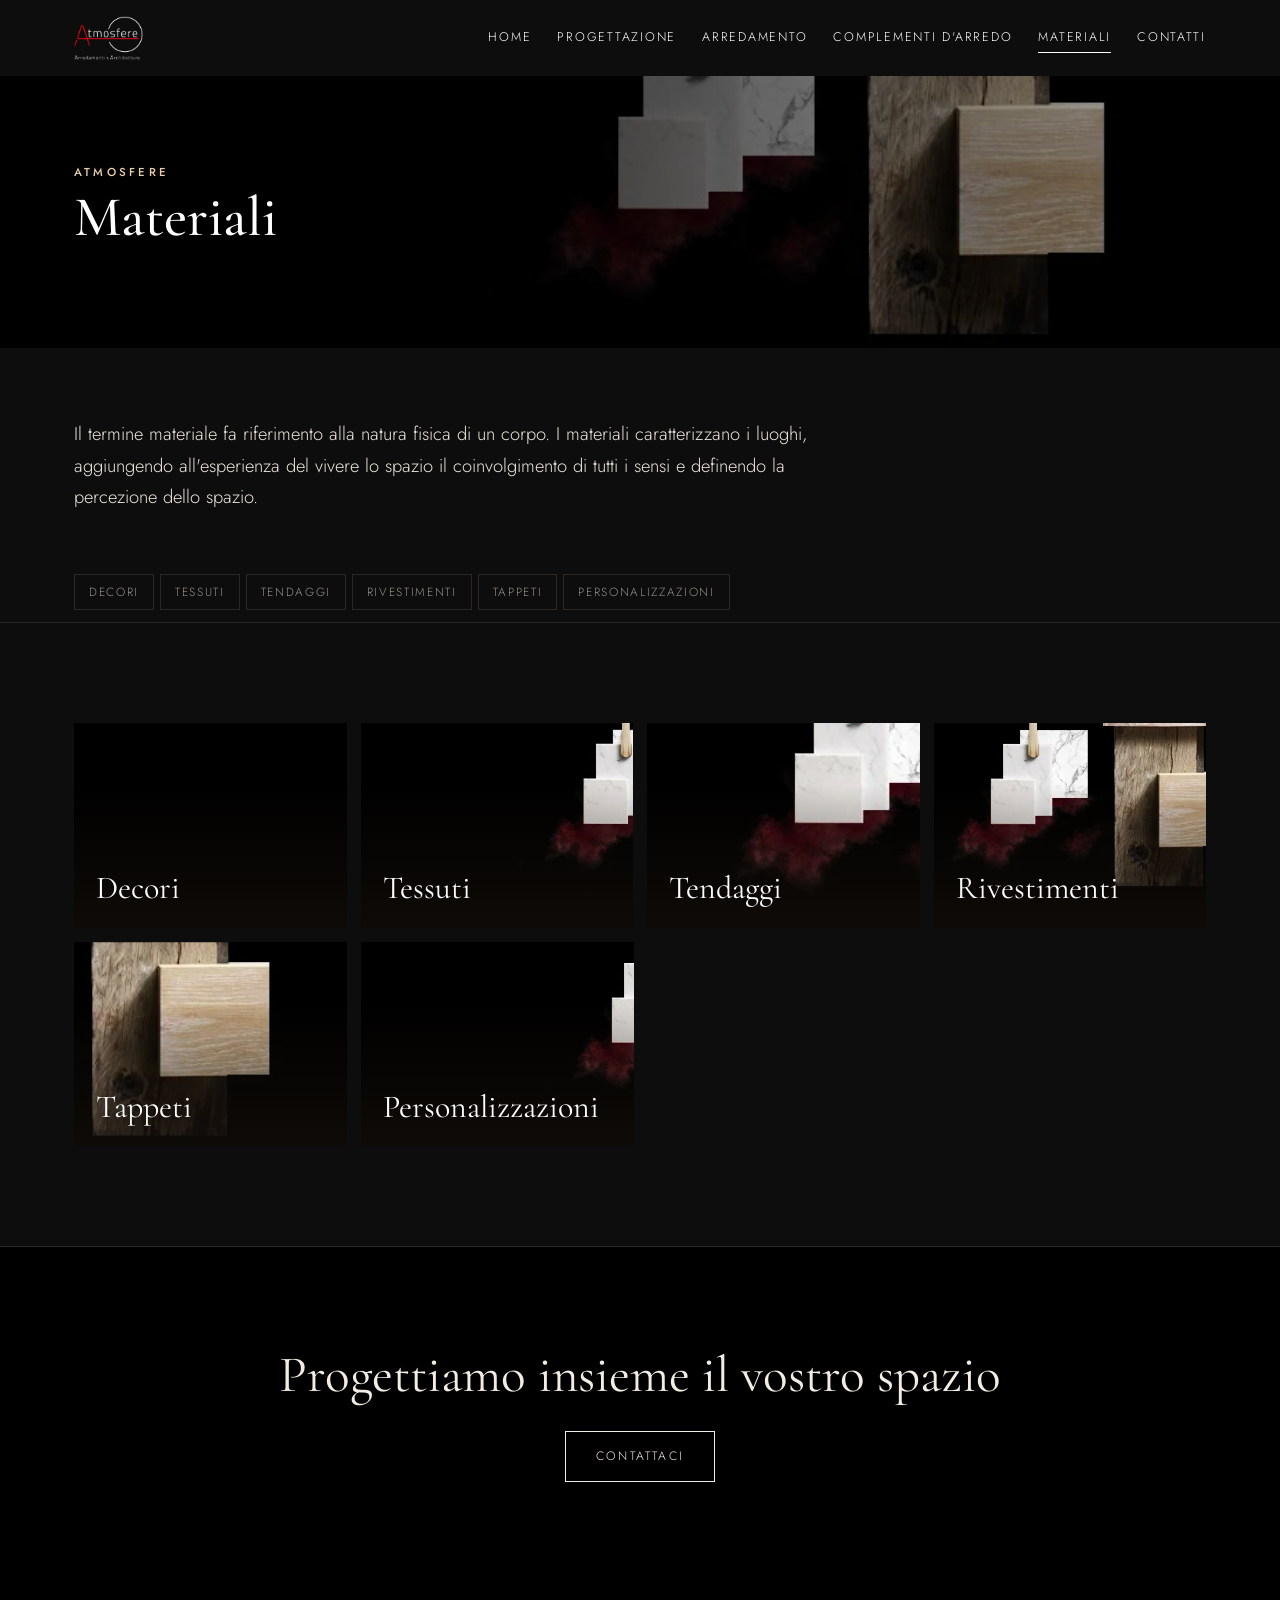
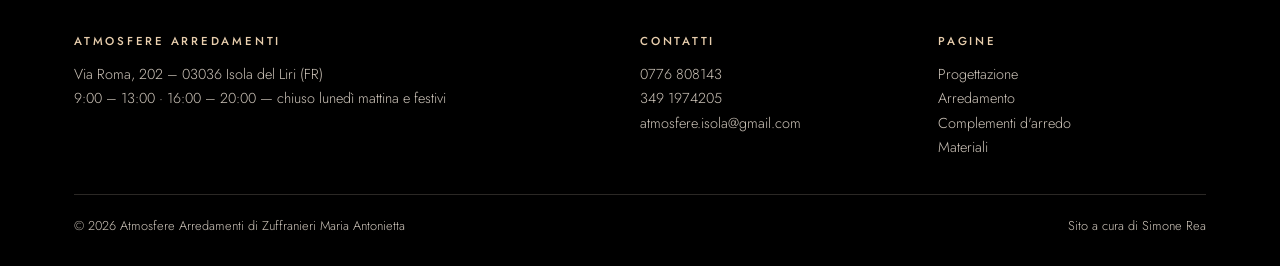
<file: materiali.html>
<!doctype html>
<html lang="it">
<head>
<meta charset="utf-8">
<meta name="viewport" content="width=device-width, initial-scale=1">
<title>Materiali | Atmosfere Arredamenti</title>
<meta name="description" content="Materiali – Atmosfere Arredamenti, Isola del Liri. Il termine materiale fa riferimento alla natura fisica di un corpo. I materiali caratterizzano i luoghi, aggiu…">
<link rel="icon" href="assets/img/logo.png">
<link rel="preload" href="assets/fonts/jost-latin-300-normal.woff2" as="font" type="font/woff2" crossorigin>
<link rel="preload" href="assets/fonts/cormorant-garamond-latin-400-normal.woff2" as="font" type="font/woff2" crossorigin>
<link rel="preload" href="assets/img/materiali-banner.webp" as="image" type="image/webp" fetchpriority="high">
<link rel="stylesheet" href="assets/style.css?v=6">
</head>
<body>
<header><div class="wrap nav">
 <a class="brand" href="index.html"><img src="assets/img/logo.png" alt="Atmosfere Arredamenti"></a>
 <button class="burger" aria-label="Menu" aria-expanded="false"><span></span><span></span><span></span></button>
 <ul class="menu"><li><a href="index.html">Home</a></li><li><a href="progettazione.html">Progettazione</a></li><li><a href="arredamento.html">Arredamento</a></li><li><a href="complementi.html">Complementi d'arredo</a></li><li><a href="materiali.html" aria-current="page">Materiali</a></li><li><a href="index.html#contatti">Contatti</a></li></ul>
</div></header>

<section class="hero short" style="--img:url(img/materiali-banner.webp);padding:0"><div class="wrap">
 <p class="eyebrow">Atmosfere</p><h1>Materiali</h1>
</div></section>
<section style="padding:70px 0 50px"><div class="wrap"><p class="intro">Il termine materiale fa riferimento alla natura fisica di un corpo. I materiali caratterizzano i luoghi, aggiungendo all'esperienza del vivere lo spazio il coinvolgimento di tutti i sensi e definendo la percezione dello spazio.</p></div></section>
<nav class="subnav" aria-label="Categorie"><div class="wrap"><ul><li><a href="#decori">Decori</a></li><li><a href="#tessuti">Tessuti</a></li><li><a href="#tendaggi">Tendaggi</a></li><li><a href="#rivestimenti">Rivestimenti</a></li><li><a href="#tappeti">Tappeti</a></li><li><a href="#personalizzazioni">Personalizzazioni</a></li></ul></div></nav>
<section><div class="wrap"><div class="tiles"><div class="tile" id="decori" style="--img:url(img/materiali-banner.webp);--pos:0% 0%"><h3>Decori</h3></div><div class="tile" id="tessuti" style="--img:url(img/home-04.webp);--pos:23% 37%"><h3>Tessuti</h3></div><div class="tile" id="tendaggi" style="--img:url(img/materiali-banner.webp);--pos:46% 74%"><h3>Tendaggi</h3></div><div class="tile" id="rivestimenti" style="--img:url(img/home-04.webp);--pos:69% 11%"><h3>Rivestimenti</h3></div><div class="tile" id="tappeti" style="--img:url(img/materiali-banner.webp);--pos:92% 48%"><h3>Tappeti</h3></div><div class="tile" id="personalizzazioni" style="--img:url(img/home-04.webp);--pos:15% 85%"><h3>Personalizzazioni</h3></div></div></div></section>
<section class="cta"><div class="wrap"><h2>Progettiamo insieme il vostro spazio</h2><a class="btn" href="index.html#contatti">Contattaci</a></div></section>
<footer><div class="wrap">
 <div class="foot">
  <div><h4>Atmosfere Arredamenti</h4><p>Via Roma, 202 – 03036 Isola del Liri (FR)<br>9:00 – 13:00 · 16:00 – 20:00 — chiuso lunedì mattina e festivi</p></div>
  <div><h4>Contatti</h4><ul><li><a href="tel:+390776808143">0776 808143</a></li><li><a href="tel:+393491974205">349 1974205</a></li><li><a href="mailto:atmosfere.isola@gmail.com">atmosfere.isola@gmail.com</a></li></ul></div>
  <div><h4>Pagine</h4><ul><li><a href="progettazione.html">Progettazione</a></li><li><a href="arredamento.html">Arredamento</a></li><li><a href="complementi.html">Complementi d'arredo</a></li><li><a href="materiali.html">Materiali</a></li></ul></div>
 </div>
 <div class="copy"><span>© <span class="y"></span> Atmosfere Arredamenti di Zuffranieri Maria Antonietta</span><span>Sito a cura di Simone Rea</span></div>
</div></footer>
<script src="assets/main.js?v=6" defer></script>
</body>
</html>
</file>
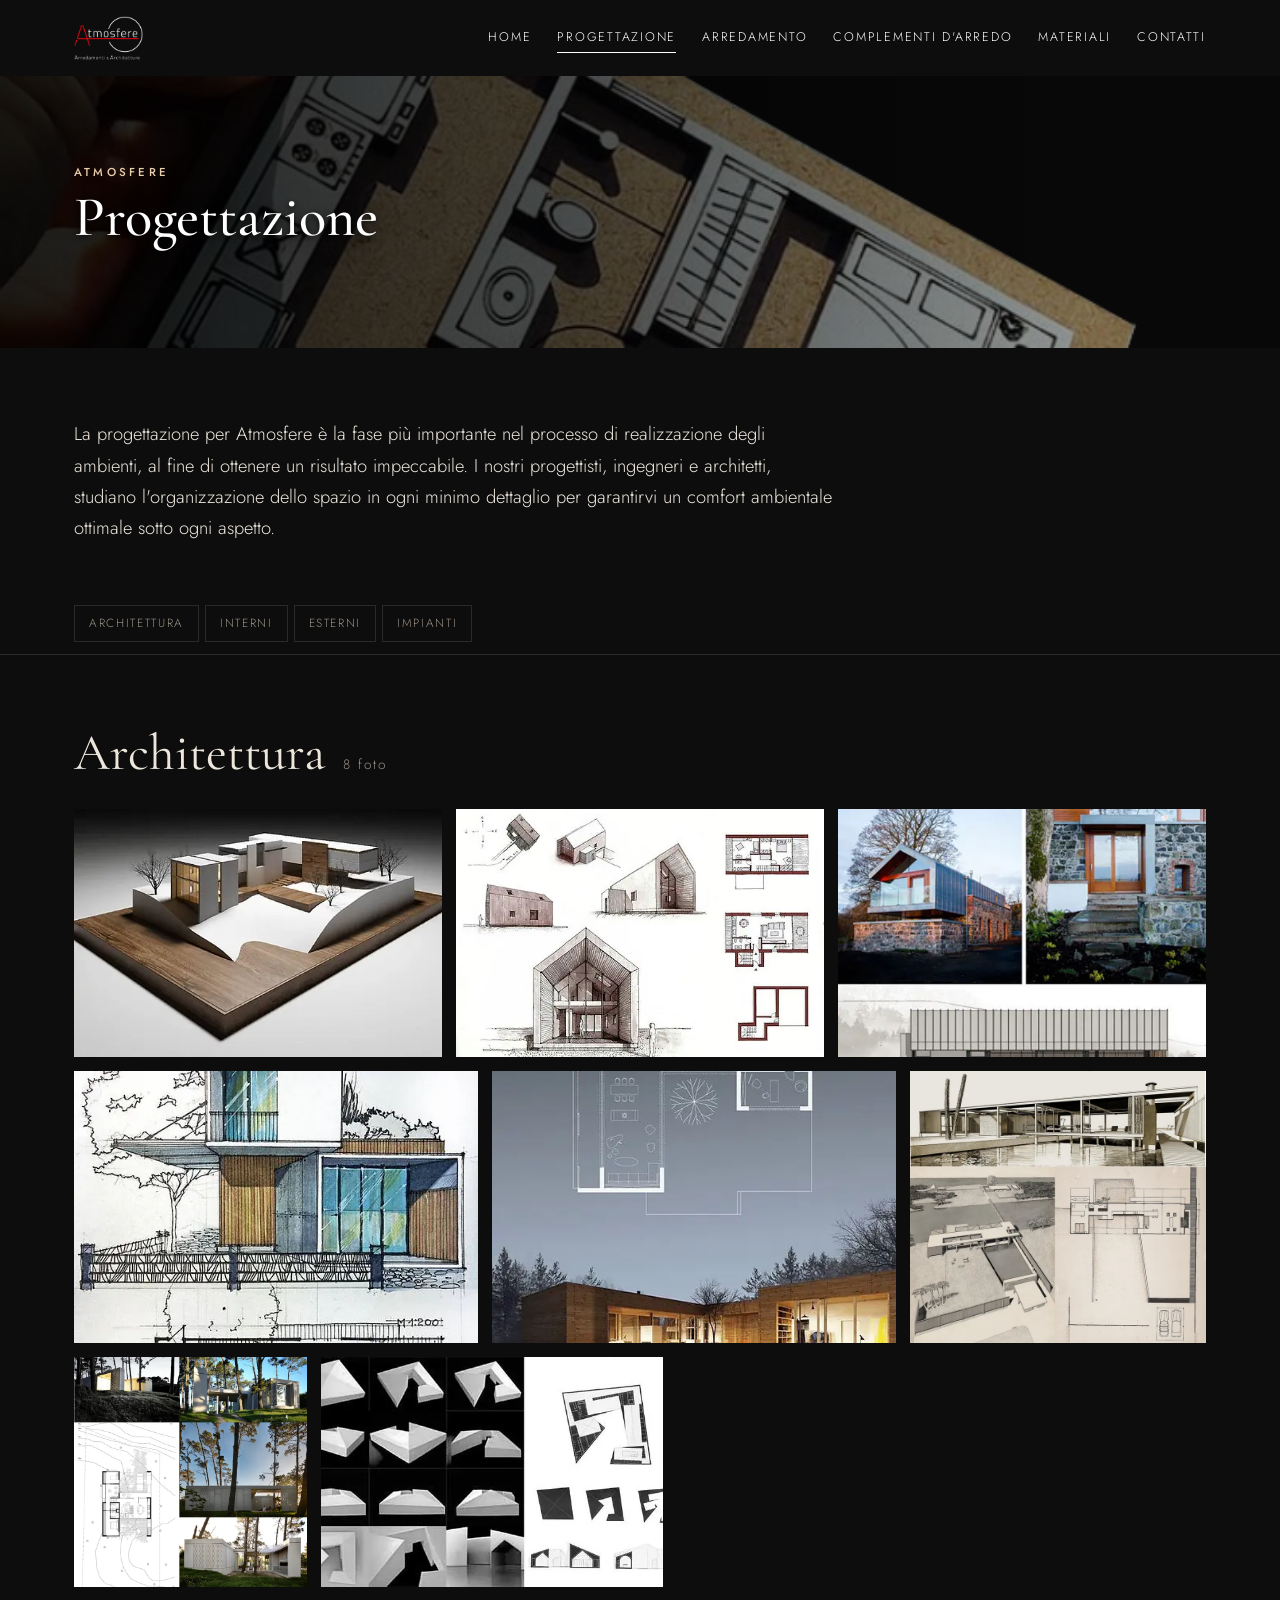
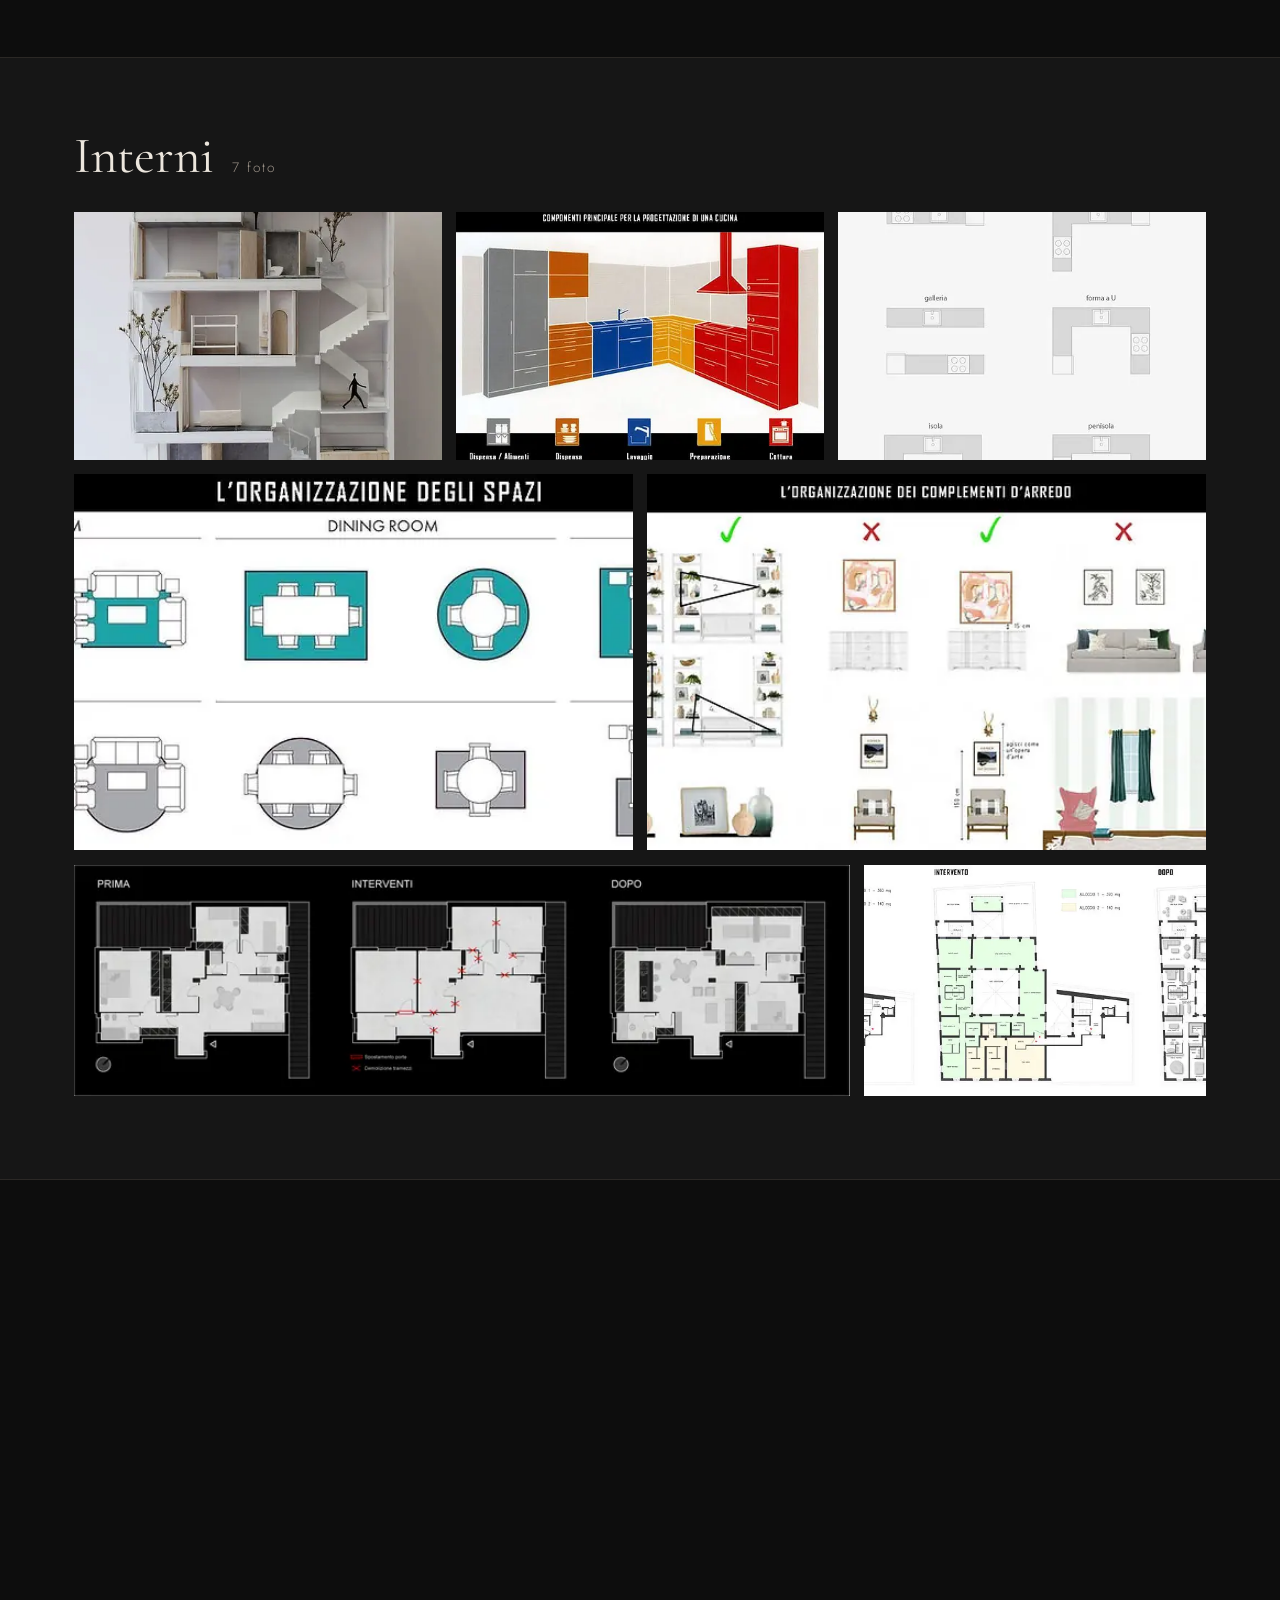
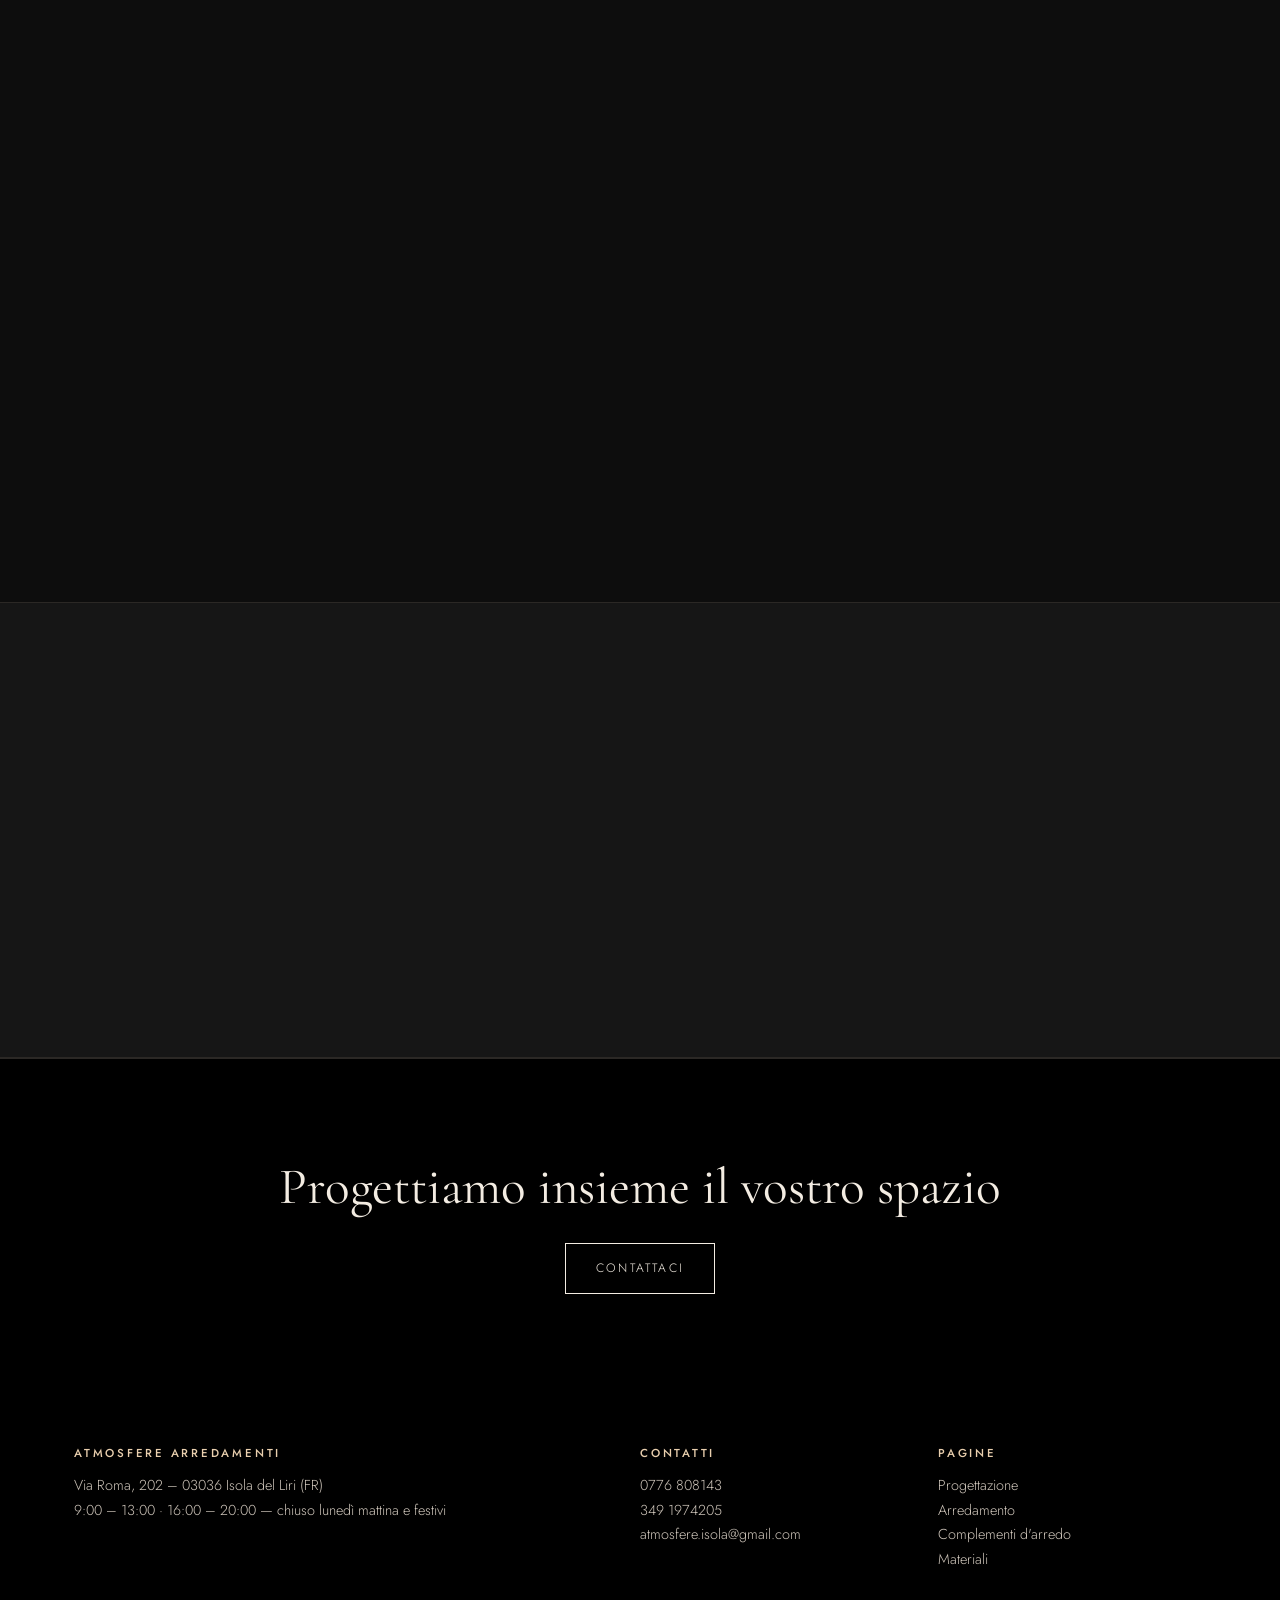
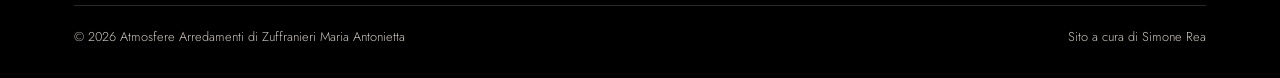
<file: progettazione.html>
<!doctype html>
<html lang="it">
<head>
<meta charset="utf-8">
<meta name="viewport" content="width=device-width, initial-scale=1">
<title>Progettazione | Atmosfere Arredamenti</title>
<meta name="description" content="Progettazione – Atmosfere Arredamenti, Isola del Liri. La progettazione per Atmosfere è la fase più importante nel processo di realizzazione degli ambienti, al fine …">
<link rel="icon" href="assets/img/logo.png">
<link rel="preload" href="assets/fonts/jost-latin-300-normal.woff2" as="font" type="font/woff2" crossorigin>
<link rel="preload" href="assets/fonts/cormorant-garamond-latin-400-normal.woff2" as="font" type="font/woff2" crossorigin>
<link rel="preload" href="assets/img/progettazione-banner.webp" as="image" type="image/webp" fetchpriority="high">
<link rel="stylesheet" href="assets/style.css?v=6">
</head>
<body>
<header><div class="wrap nav">
 <a class="brand" href="index.html"><img src="assets/img/logo.png" alt="Atmosfere Arredamenti"></a>
 <button class="burger" aria-label="Menu" aria-expanded="false"><span></span><span></span><span></span></button>
 <ul class="menu"><li><a href="index.html">Home</a></li><li><a href="progettazione.html" aria-current="page">Progettazione</a></li><li><a href="arredamento.html">Arredamento</a></li><li><a href="complementi.html">Complementi d'arredo</a></li><li><a href="materiali.html">Materiali</a></li><li><a href="index.html#contatti">Contatti</a></li></ul>
</div></header>

<section class="hero short" style="--img:url(img/progettazione-banner.webp);padding:0"><div class="wrap">
 <p class="eyebrow">Atmosfere</p><h1>Progettazione</h1>
</div></section>
<section style="padding:70px 0 50px"><div class="wrap"><p class="intro">La progettazione per Atmosfere è la fase più importante nel processo di realizzazione degli ambienti, al fine di ottenere un risultato impeccabile. I nostri progettisti, ingegneri e architetti, studiano l'organizzazione dello spazio in ogni minimo dettaglio per garantirvi un comfort ambientale ottimale sotto ogni aspetto.</p></div></section>
<nav class="subnav" aria-label="Categorie"><div class="wrap"><ul><li><a href="#architettura">Architettura</a></li><li><a href="#interni">Interni</a></li><li><a href="#esterni">Esterni</a></li><li><a href="#impianti">Impianti</a></li></ul></div></nav>
<section class="cat" id="architettura"><div class="wrap">
 <div class="cat-head"><h2>Architettura</h2><span>8 foto</span></div>
 <div class="grid">
  <button class="g" data-full="assets/img/progettazione-01-01.webp" style="--ar:1.485"><img src="assets/img/t/progettazione-01-01.webp" width="508" height="342" decoding="async" alt="Progettazione – Architettura 1" loading="lazy"></button>
  <button class="g" data-full="assets/img/progettazione-01-02.webp" style="--ar:1.485"><img src="assets/img/t/progettazione-01-02.webp" width="508" height="342" decoding="async" alt="Progettazione – Architettura 2" loading="lazy"></button>
  <button class="g" data-full="assets/img/progettazione-01-03.webp" style="--ar:1.485"><img src="assets/img/t/progettazione-01-03.webp" width="508" height="342" decoding="async" alt="Progettazione – Architettura 3" loading="lazy"></button>
  <button class="g" data-full="assets/img/progettazione-01-04.webp" style="--ar:1.485"><img src="assets/img/t/progettazione-01-04.webp" width="508" height="342" decoding="async" alt="Progettazione – Architettura 4" loading="lazy"></button>
  <button class="g" data-full="assets/img/progettazione-01-05.webp" style="--ar:1.485"><img src="assets/img/t/progettazione-01-05.webp" width="508" height="342" decoding="async" alt="Progettazione – Architettura 5" loading="lazy"></button>
  <button class="g" data-full="assets/img/progettazione-01-06.webp" style="--ar:1.088"><img src="assets/img/t/progettazione-01-06.webp" width="720" height="662" decoding="async" alt="Progettazione – Architettura 6" loading="lazy"></button>
  <button class="g" data-full="assets/img/progettazione-01-07.webp" style="--ar:1.014"><img src="assets/img/t/progettazione-01-07.webp" width="720" height="710" decoding="async" alt="Progettazione – Architettura 7" loading="lazy"></button>
  <button class="g" data-full="assets/img/progettazione-01-08.webp" style="--ar:1.485"><img src="assets/img/t/progettazione-01-08.webp" width="508" height="342" decoding="async" alt="Progettazione – Architettura 8" loading="lazy"></button>
 </div>
</div></section>
<section class="cat" id="interni"><div class="wrap">
 <div class="cat-head"><h2>Interni</h2><span>7 foto</span></div>
 <div class="grid">
  <button class="g" data-full="assets/img/progettazione-02-01.webp" style="--ar:1.485"><img src="assets/img/t/progettazione-02-01.webp" width="508" height="342" decoding="async" alt="Progettazione – Interni 1" loading="lazy"></button>
  <button class="g" data-full="assets/img/progettazione-02-02.webp" style="--ar:1.485"><img src="assets/img/t/progettazione-02-02.webp" width="508" height="342" decoding="async" alt="Progettazione – Interni 2" loading="lazy"></button>
  <button class="g" data-full="assets/img/progettazione-02-03.webp" style="--ar:1.485"><img src="assets/img/t/progettazione-02-03.webp" width="508" height="342" decoding="async" alt="Progettazione – Interni 3" loading="lazy"></button>
  <button class="g" data-full="assets/img/progettazione-02-04.webp" style="--ar:1.485"><img src="assets/img/t/progettazione-02-04.webp" width="508" height="342" decoding="async" alt="Progettazione – Interni 4" loading="lazy"></button>
  <button class="g" data-full="assets/img/progettazione-02-05.webp" style="--ar:1.485"><img src="assets/img/t/progettazione-02-05.webp" width="508" height="342" decoding="async" alt="Progettazione – Interni 5" loading="lazy"></button>
  <button class="g" data-full="assets/img/progettazione-02-06.webp" style="--ar:3.364"><img src="assets/img/t/progettazione-02-06.webp" width="720" height="214" decoding="async" alt="Progettazione – Interni 6" loading="lazy"></button>
  <button class="g" data-full="assets/img/progettazione-02-07.webp" style="--ar:1.485"><img src="assets/img/t/progettazione-02-07.webp" width="508" height="342" decoding="async" alt="Progettazione – Interni 7" loading="lazy"></button>
 </div>
</div></section>
<section class="cat" id="esterni"><div class="wrap">
 <div class="cat-head"><h2>Esterni</h2><span>8 foto</span></div>
 <div class="grid">
  <button class="g" data-full="assets/img/progettazione-03-01.webp" style="--ar:1.485"><img src="assets/img/t/progettazione-03-01.webp" width="508" height="342" decoding="async" alt="Progettazione – Esterni 1" loading="lazy"></button>
  <button class="g" data-full="assets/img/progettazione-03-02.webp" style="--ar:1.485"><img src="assets/img/t/progettazione-03-02.webp" width="508" height="342" decoding="async" alt="Progettazione – Esterni 2" loading="lazy"></button>
  <button class="g" data-full="assets/img/progettazione-03-03.webp" style="--ar:1.485"><img src="assets/img/t/progettazione-03-03.webp" width="508" height="342" decoding="async" alt="Progettazione – Esterni 3" loading="lazy"></button>
  <button class="g" data-full="assets/img/progettazione-03-04.webp" style="--ar:1.485"><img src="assets/img/t/progettazione-03-04.webp" width="508" height="342" decoding="async" alt="Progettazione – Esterni 4" loading="lazy"></button>
  <button class="g" data-full="assets/img/progettazione-03-05.webp" style="--ar:1.486"><img src="assets/img/t/progettazione-03-05.webp" width="474" height="319" decoding="async" alt="Progettazione – Esterni 5" loading="lazy"></button>
  <button class="g" data-full="assets/img/progettazione-03-06.webp" style="--ar:0.813"><img src="assets/img/t/progettazione-03-06.webp" width="720" height="886" decoding="async" alt="Progettazione – Esterni 6" loading="lazy"></button>
  <button class="g" data-full="assets/img/progettazione-03-07.webp" style="--ar:1.417"><img src="assets/img/t/progettazione-03-07.webp" width="564" height="398" decoding="async" alt="Progettazione – Esterni 7" loading="lazy"></button>
  <button class="g" data-full="assets/img/progettazione-03-08.webp" style="--ar:1.485"><img src="assets/img/t/progettazione-03-08.webp" width="508" height="342" decoding="async" alt="Progettazione – Esterni 8" loading="lazy"></button>
 </div>
</div></section>
<section class="cat" id="impianti"><div class="wrap">
 <div class="cat-head"><h2>Impianti</h2><span>2 foto</span></div>
 <div class="grid">
  <button class="g" data-full="assets/img/progettazione-04-01.webp" style="--ar:1.485"><img src="assets/img/t/progettazione-04-01.webp" width="508" height="342" decoding="async" alt="Progettazione – Impianti 1" loading="lazy"></button>
  <button class="g" data-full="assets/img/progettazione-04-02.webp" style="--ar:1.485"><img src="assets/img/t/progettazione-04-02.webp" width="508" height="342" decoding="async" alt="Progettazione – Impianti 2" loading="lazy"></button>
 </div>
</div></section>

<section class="cta"><div class="wrap"><h2>Progettiamo insieme il vostro spazio</h2><a class="btn" href="index.html#contatti">Contattaci</a></div></section>
<footer><div class="wrap">
 <div class="foot">
  <div><h4>Atmosfere Arredamenti</h4><p>Via Roma, 202 – 03036 Isola del Liri (FR)<br>9:00 – 13:00 · 16:00 – 20:00 — chiuso lunedì mattina e festivi</p></div>
  <div><h4>Contatti</h4><ul><li><a href="tel:+390776808143">0776 808143</a></li><li><a href="tel:+393491974205">349 1974205</a></li><li><a href="mailto:atmosfere.isola@gmail.com">atmosfere.isola@gmail.com</a></li></ul></div>
  <div><h4>Pagine</h4><ul><li><a href="progettazione.html">Progettazione</a></li><li><a href="arredamento.html">Arredamento</a></li><li><a href="complementi.html">Complementi d'arredo</a></li><li><a href="materiali.html">Materiali</a></li></ul></div>
 </div>
 <div class="copy"><span>© <span class="y"></span> Atmosfere Arredamenti di Zuffranieri Maria Antonietta</span><span>Sito a cura di Simone Rea</span></div>
</div></footer>
<div class="lb"><button class="x" aria-label="Chiudi">×</button><button class="p" aria-label="Precedente">‹</button><img alt=""><button class="n" aria-label="Successiva">›</button></div>
<script src="assets/main.js?v=6" defer></script>
</body>
</html>
</file>
<file: assets/style.css>
@font-face{font-family:"Jost";font-style:normal;font-weight:300;font-display:swap;src:url(fonts/jost-latin-300-normal.woff2) format("woff2")}
@font-face{font-family:"Jost";font-style:normal;font-weight:400;font-display:swap;src:url(fonts/jost-latin-400-normal.woff2) format("woff2")}
@font-face{font-family:"Jost";font-style:normal;font-weight:500;font-display:swap;src:url(fonts/jost-latin-500-normal.woff2) format("woff2")}
@font-face{font-family:"Cormorant Garamond";font-style:normal;font-weight:400;font-display:swap;src:url(fonts/cormorant-garamond-latin-400-normal.woff2) format("woff2")}
@font-face{font-family:"Cormorant Garamond";font-style:normal;font-weight:500;font-display:swap;src:url(fonts/cormorant-garamond-latin-500-normal.woff2) format("woff2")}
@font-face{font-family:"Cormorant Garamond";font-style:italic;font-weight:400;font-display:swap;src:url(fonts/cormorant-garamond-latin-400-italic.woff2) format("woff2")}
:root{--bg:#0d0d0d;--paper:#161616;--ink:#ece6dd;--muted:#9a9187;--accent:#c9975f;--line:#2b2825;color-scheme:dark}
*{box-sizing:border-box;margin:0;padding:0}
html{scroll-behavior:smooth}
body{background:var(--bg);color:var(--ink);font:300 17px/1.7 Jost,system-ui,sans-serif}
img{max-width:100%;height:auto;display:block}
a{color:inherit}
.wrap{max-width:1180px;margin:auto;padding:0 24px}
h1,h2,h3{font-family:"Cormorant Garamond",serif;font-weight:400;line-height:1.1}
.eyebrow{font-size:.75rem;letter-spacing:.28em;text-transform:uppercase;color:var(--accent);font-weight:500}
header{position:fixed;inset:0 0 auto;z-index:50;transition:.3s}
header.solid{background:rgba(13,13,13,.95);backdrop-filter:blur(8px);box-shadow:0 1px 0 var(--line)}
.nav{display:flex;align-items:center;justify-content:space-between;height:76px}
.brand img{height:44px;width:auto}
.menu{display:flex;gap:26px;list-style:none;font-size:.78rem;letter-spacing:.14em;text-transform:uppercase}
.menu a{text-decoration:none;padding:6px 0;border-bottom:1px solid transparent}
.menu a:hover,.menu a[aria-current]{border-color:currentColor}
header:not(.solid) .menu a,header:not(.solid) .burger{color:#fff}
.burger{display:none;background:none;border:0;width:40px;height:40px;cursor:pointer;color:var(--ink)}
.burger span{display:block;height:1px;background:currentColor;margin:7px 6px}
.hero{min-height:100svh;display:grid;align-items:end;color:#fff;background:linear-gradient(180deg,rgba(20,15,10,.15),rgba(20,15,10,.62)),var(--img) center/cover}
.hero.short{margin-top:76px;min-height:0;aspect-ratio:4.7/1;align-items:end;background:linear-gradient(90deg,rgba(0,0,0,.85) 0%,rgba(0,0,0,.6) 45%,rgba(0,0,0,.2) 85%),linear-gradient(rgba(0,0,0,.25),rgba(0,0,0,.25)),var(--img) center/100% 100% no-repeat #0d0d0d}
.hero.short .wrap{padding-bottom:2.2vw}
.hero.short h1{font-size:clamp(1.9rem,4.4vw,3.8rem);font-weight:500;text-shadow:0 2px 6px rgba(0,0,0,.8),0 4px 24px rgba(0,0,0,.7)}
.hero.short .eyebrow{font-size:clamp(.65rem,.9vw,.85rem);margin-bottom:.4vw}
.hero.fit{margin-top:76px;min-height:0;aspect-ratio:1162/375;align-items:end;background:linear-gradient(90deg,rgba(0,0,0,.92) 0%,rgba(0,0,0,.78) 45%,rgba(0,0,0,.35) 85%),linear-gradient(rgba(0,0,0,.35),rgba(0,0,0,.35)),var(--img) center/100% 100% no-repeat #0d0d0d}
.hero.fit h1 em{display:block}
.hero.fit h1,.hero.fit p{text-shadow:0 2px 6px rgba(0,0,0,.8),0 4px 24px rgba(0,0,0,.7)}
.hero.fit p:not(.eyebrow){max-width:min(560px,48vw);color:#dcb46e;font-weight:400}
.hero.fit h1{font-weight:500}
.hero.fit h1 em{color:#f3d9b5}
.hero.fit .wrap{padding-bottom:3.2vw}
.hero.fit h1{font-size:clamp(2rem,4.6vw,4.2rem)}
.hero.fit h1 .hero-logo{display:block;height:clamp(78px,9vw,130px);width:auto;margin:.15em 0 .25em;filter:drop-shadow(0 2px 8px rgba(0,0,0,.8))}
.hero.fit .eyebrow{font-size:clamp(.68rem,1vw,.9rem);letter-spacing:.3em;font-weight:500;color:#fff}
.hero.fit p:not(.eyebrow){margin-top:.8vw;font-size:clamp(.9rem,1.3vw,1.2rem);line-height:1.6}
.hero.fit .btn{background:rgba(0,0,0,.35);border-color:#f0d6b3;color:#f6f0e8;margin-top:1.6vw;padding:clamp(8px,1vw,14px) clamp(16px,2.2vw,30px)}
.hero .wrap{padding-bottom:10vh;width:100%}
.hero h1{font-size:clamp(3rem,9vw,7rem)}
.hero h1 em{font-style:italic;color:#e9cfae}
.hero p{max-width:560px;margin-top:16px;font-size:1.1rem}
.hero .eyebrow{color:#e9cfae}
.btn{display:inline-block;margin-top:28px;padding:14px 30px;border:1px solid currentColor;text-decoration:none;letter-spacing:.18em;text-transform:uppercase;font-size:.76rem;transition:.25s}
.btn:hover{background:var(--ink);color:#0d0d0d;border-color:var(--ink)}
.hero .btn:hover{background:#fff;color:#0d0d0d}
section{padding:100px 0}
.philo{display:grid;grid-template-columns:1fr 1.3fr;gap:70px}
.philo h2{font-size:clamp(2.4rem,5vw,4rem);margin-top:12px}
.philo p+p{margin-top:16px}
.verbs{display:flex;flex-wrap:wrap;gap:6px 22px;margin-top:26px;font-family:"Cormorant Garamond",serif;font-size:1.6rem;font-style:italic;color:var(--accent)}
.service{display:grid;grid-template-columns:1fr 1fr;gap:60px;align-items:center;padding:70px 0;border-top:1px solid var(--line)}
.service:nth-child(even) .s-img{order:2}
.s-img{overflow:hidden;display:block}
.s-img img{width:100%;height:auto;transition:transform 1.2s}
.service:hover .s-img img{transform:scale(1.04)}
.service h3{font-size:clamp(2rem,4vw,3rem);margin:calc(10px + 1.275rem) 0 16px;color:var(--accent)}
blockquote{margin-top:18px;font-family:"Cormorant Garamond",serif;font-size:1.5rem;font-style:italic;color:var(--accent)}
.intro{max-width:760px;font-size:1.15rem}
.subnav{position:sticky;top:76px;z-index:20;background:var(--bg);border-bottom:1px solid var(--line)}
.subnav ul{display:flex;gap:6px;list-style:none;overflow-x:auto;padding:12px 0;scrollbar-width:none}
.subnav a{display:block;white-space:nowrap;text-decoration:none;font-size:.74rem;letter-spacing:.14em;text-transform:uppercase;border:1px solid var(--line);padding:7px 14px;color:var(--muted)}
.subnav a:hover{background:var(--ink);color:#0d0d0d;border-color:var(--ink)}
.cat{content-visibility:auto;contain-intrinsic-size:auto 900px;padding:70px 0;border-bottom:1px solid var(--line);scroll-margin-top:140px}
.cat:nth-child(even){background:var(--paper)}
.cat-head{display:flex;align-items:baseline;gap:18px;margin-bottom:28px}
.cat-head h2{font-size:clamp(2.2rem,4vw,3.2rem)}
.cat-head span{color:var(--muted);font-size:.85rem;letter-spacing:.14em}
.grid{--h:230px;display:flex;flex-wrap:wrap;gap:14px}
.grid::after{content:"";flex:1000000 1 0;height:0;margin-top:-14px}
.g{display:block;flex:calc(var(--ar,1)*1) 1 calc(var(--ar,1)*var(--h));aspect-ratio:var(--ar,1);margin:0;border:0;padding:0;background:var(--paper);cursor:zoom-in;overflow:hidden}
.g img{display:block;width:100%;height:100%;object-fit:cover;transition:opacity .3s,transform .6s}
.g:hover img{opacity:.88;transform:scale(1.02)}
.tiles{display:grid;grid-template-columns:repeat(auto-fill,minmax(250px,1fr));gap:14px}
.tile{aspect-ratio:4/3;display:grid;place-items:end start;padding:22px;color:#fff;background:linear-gradient(180deg,transparent 30%,rgba(20,15,10,.7)),var(--img) var(--pos,center)/cover}
.tile h3{font-size:2rem}
.cta{text-align:center;background:#000;color:#f3ece2;border-top:1px solid var(--line)}
.cta h2{font-size:clamp(2.2rem,4vw,3.2rem)}
.contact{display:grid;grid-template-columns:1fr 1fr;gap:60px}
.contact h2{font-size:clamp(2.4rem,5vw,3.6rem);margin:10px 0 20px}
.info dt{font-size:.72rem;letter-spacing:.24em;text-transform:uppercase;color:var(--accent);margin-top:20px}
.info dd{font-size:1.1rem}
form{display:grid;gap:14px;background:var(--paper);padding:34px;border:1px solid var(--line)}
label{font-size:.72rem;letter-spacing:.2em;text-transform:uppercase;color:var(--muted)}
input,textarea{width:100%;font:inherit;border:0;border-bottom:1px solid var(--line);background:transparent;padding:8px 0;outline:none}
input:focus,textarea:focus{border-color:var(--accent)}
form button{justify-self:start;font:inherit;letter-spacing:.18em;text-transform:uppercase;font-size:.76rem;background:var(--accent);color:#0d0d0d;border:0;padding:14px 30px;cursor:pointer}
.map{margin-top:60px;border:0;width:100%;height:340px;filter:grayscale(1) invert(.9) contrast(.9)}
footer{background:#000;color:#cfc6bb;padding:50px 0 30px;font-size:.9rem}
.foot{display:grid;grid-template-columns:2fr 1fr 1fr;gap:30px}
.foot h4{font-size:.72rem;letter-spacing:.24em;text-transform:uppercase;color:#e9cfae;margin-bottom:10px;font-weight:500}
.foot ul{list-style:none}.foot a{text-decoration:none}.foot a:hover{color:#fff}
.copy{margin-top:34px;padding-top:20px;border-top:1px solid #2b2825;font-size:.8rem;display:flex;justify-content:space-between;flex-wrap:wrap;gap:8px}
.lb{position:fixed;inset:0;background:rgba(15,12,9,.95);display:none;place-items:center;z-index:100}
.lb.open{display:grid}
.lb img{max-width:92vw;max-height:86vh}
.lb button{position:absolute;background:none;border:0;color:#fff;font-size:2.4rem;cursor:pointer;padding:16px}
.lb .x{top:10px;right:16px}.lb .p{left:10px}.lb .n{right:10px}

/* animazioni allo scorrimento */
.rv{opacity:0;transform:translateY(30px);transition:opacity .9s cubic-bezier(.2,.65,.2,1),transform .9s cubic-bezier(.2,.65,.2,1);transition-delay:var(--d,0ms);will-change:opacity,transform}
.rv-l{transform:translateX(-48px)}.rv-r{transform:translateX(48px)}
.rv.in{opacity:1;transform:none}
.rv.in.done{will-change:auto}
@keyframes up{from{opacity:0;transform:translateY(26px)}to{opacity:1;transform:none}}
.hero .wrap>*{animation:up 1s cubic-bezier(.2,.65,.2,1) both}
.hero .wrap>:nth-child(2){animation-delay:.12s}.hero .wrap>:nth-child(3){animation-delay:.24s}.hero .wrap>:nth-child(4){animation-delay:.36s}
.hero{background-attachment:scroll}
@media (prefers-reduced-motion:reduce){.rv,.rv-l,.rv-r{opacity:1;transform:none;transition:none}.hero .wrap>*{animation:none}html{scroll-behavior:auto}}
@media (max-width:900px){
 .grid{--h:128px;gap:8px}
 .rv-l,.rv-r{transform:translateY(30px)}
 .hero.short{margin-top:0;aspect-ratio:auto;background:var(--img) center 76px/100% auto no-repeat #0d0d0d}
 .hero.short .wrap{padding-top:calc(76px + 21.3vw + 26px);padding-bottom:10px}
 .hero.short h1{font-size:clamp(2.2rem,10vw,3.2rem)}
 .hero.short .eyebrow{font-size:.72rem}
 .hero.fit{margin-top:0;aspect-ratio:auto;min-height:88svh;background:linear-gradient(180deg,rgba(0,0,0,.55),rgba(0,0,0,.88)),var(--img) 38% center/cover no-repeat #0d0d0d}
 .hero.fit .wrap{padding-top:110px;padding-bottom:48px}
 .hero.fit h1{font-size:clamp(2.6rem,12vw,4rem)}
 .hero.fit .eyebrow{font-size:.7rem}
 .hero.fit p:not(.eyebrow){margin-top:14px;font-size:1rem}
 .hero.fit .btn{margin-top:24px;padding:13px 26px}
 .menu{position:fixed;inset:76px 0 auto;flex-direction:column;gap:0;background:var(--bg);padding:10px 24px 20px;display:none;box-shadow:0 10px 20px rgba(0,0,0,.5)}
 .menu.open{display:flex}.menu a{display:block;padding:12px 0;color:var(--ink)!important}
 .burger{display:block}
 header:not(.solid){background:rgba(20,15,10,.25)}
 .philo,.service,.contact,.foot{grid-template-columns:1fr;gap:30px}
 .service:nth-child(even) .s-img{order:0}
 section{padding:70px 0}
}
</file>
